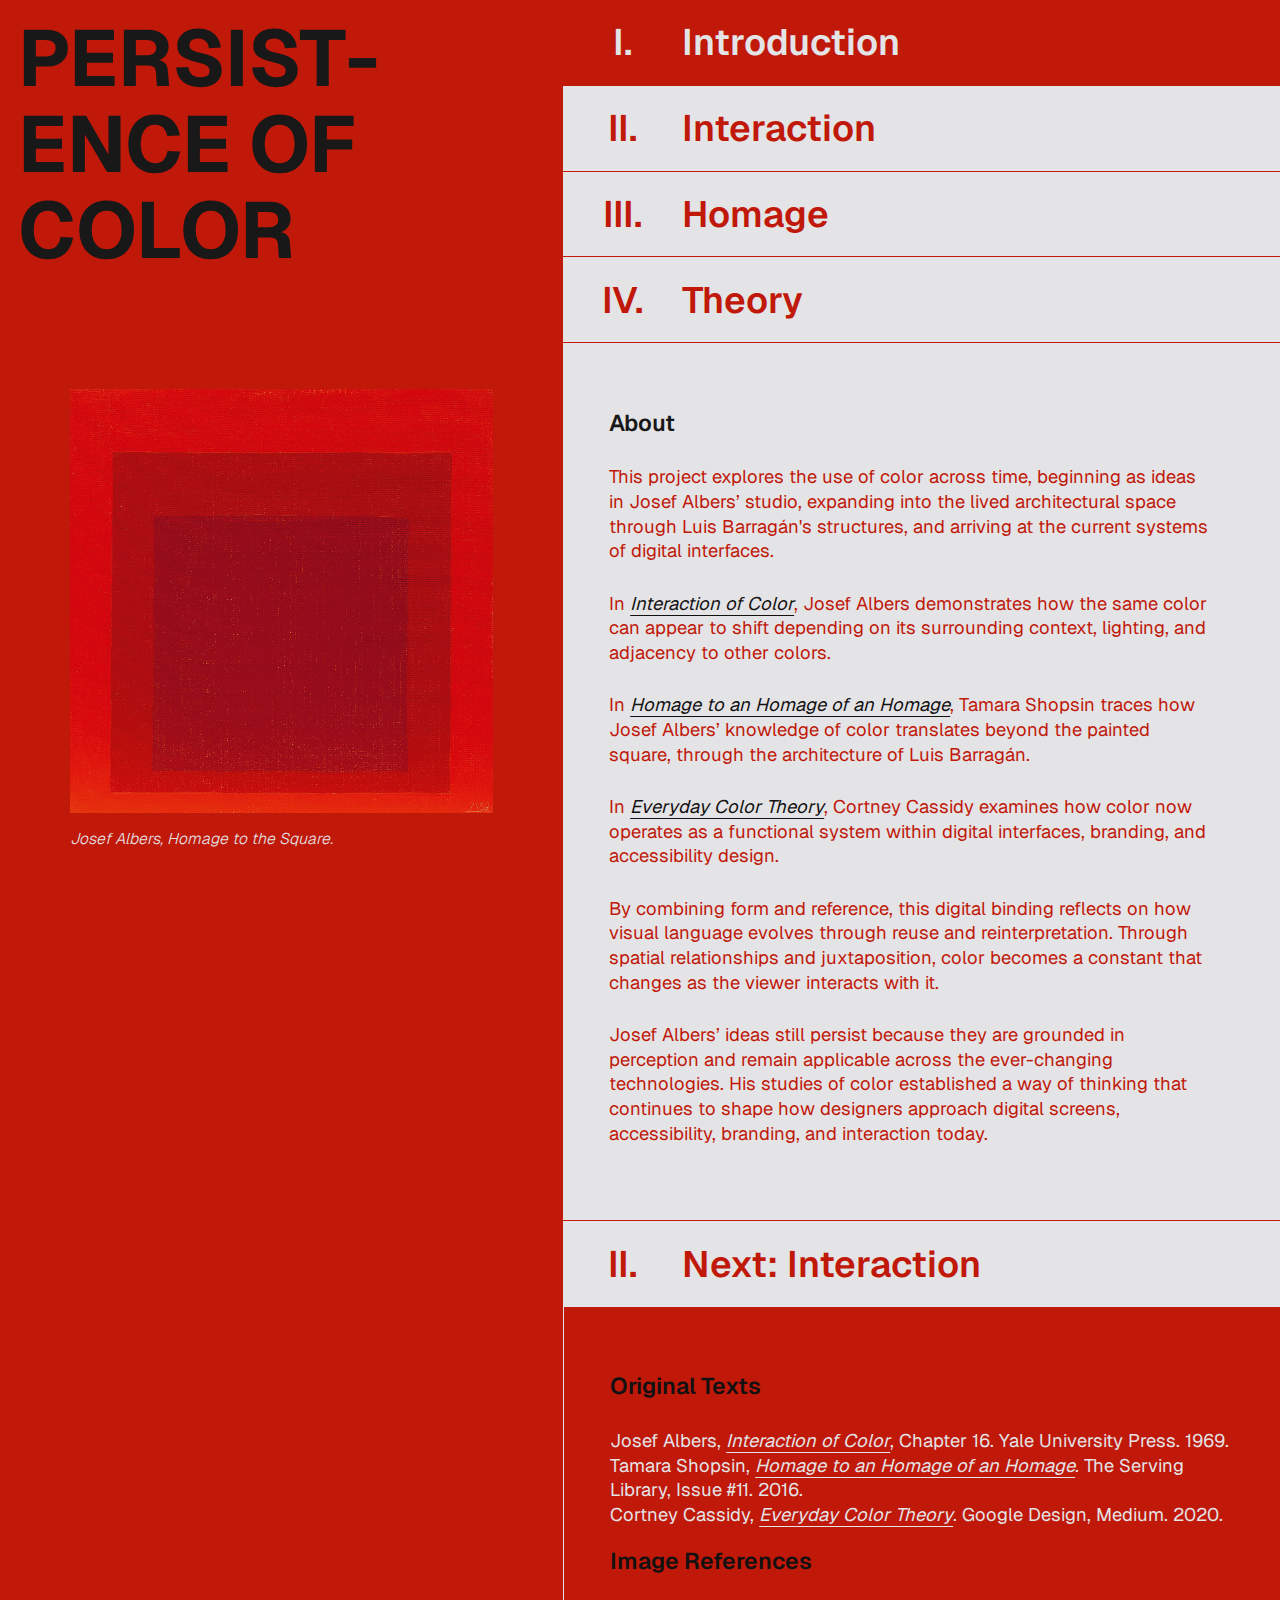
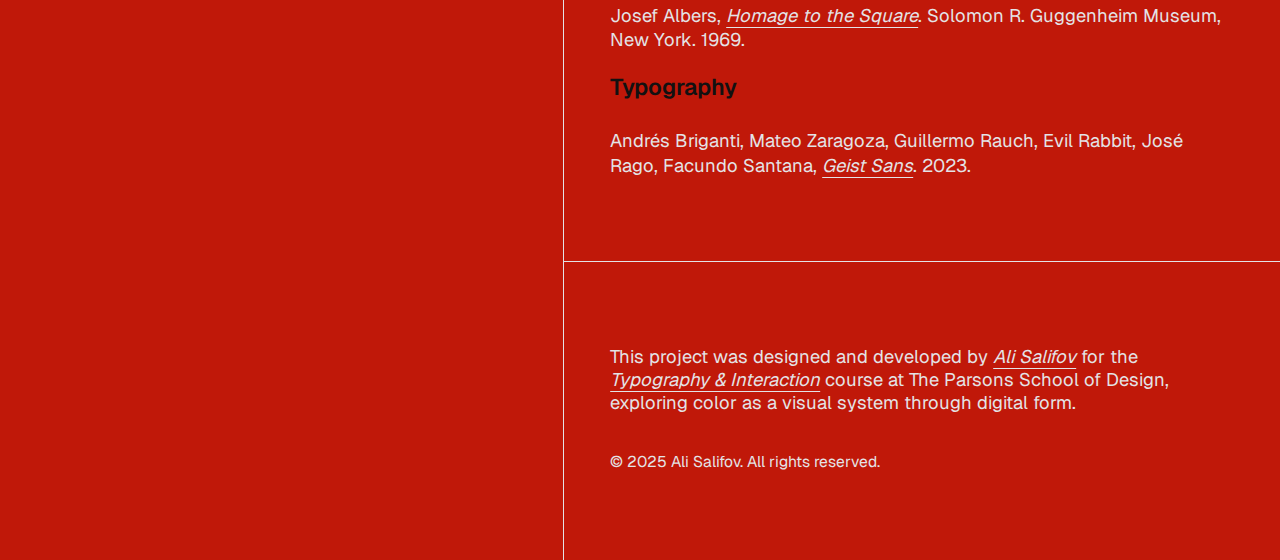
<file: persistance-of-color/index.html>
<!doctype html>
<html lang="en">
	<head>
		<meta charset="UTF-8">
		<title>Persistance of Color</title>
		<meta name="viewport" content="width=device-width, initial-scale=1">
		<!-- using CSS layers -->
		<style>
			@import 'reset.css' layer(reset);
			@import 'common.css' layer(common);
		</style>
	</head>
	<body id="top">
		<!-- section 1, cover -->
		<figure>
			<div class="cover">
				<a href="#top">
					<img src="assets/albers-square.jpg" alt="Abstract painting of nested squares in contrasting red tones.">
				</a>
				<figcaption>Josef Albers, Homage to the Square.</figcaption>
			</div>
		</figure>
		<!-- section 2, title -->
		<header>
			<a href="#top">
				<h1>
					<!-- using &shy; to hyphenate word, from mdn: https://developer.mozilla.org/en-US/docs/Web/CSS/Reference/Properties/hyphens -->
					<span>Persist&shy;ence</span>
					<span>of</span>
					<span>Color</span>
				</h1>
			</a>
		</header>
		<!-- section 3, navigation -->
		<nav class="top-nav">
			<ol>
				<li>
					<a href="#introduction" id="active-link-home">
						<p class="index">I.</p>
						<p class="title">Introduction</p>
						<svg viewBox="0 0 12 12" xmlns="http://www.w3.org/2000/svg">
							<line x1="0" y1="12" x2="12" y2="0" stroke="currentColor"/>
						</svg>
					</a>
				</li>
				<li>
					<a href="interaction-of-color">
						<p class="index">II.</p>
						<p class="title">Interaction</p>
						<svg viewBox="0 0 12 12" xmlns="http://www.w3.org/2000/svg">
							<line x1="0" y1="12" x2="12" y2="0" stroke="currentColor"/>
						</svg>
					</a>
				</li>
				<li>
					<a href="homage-to-an-homage-of-an-homage">
						<p class="index">III.</p>
						<!-- maybe use breakpoints here for longer titles? idk -->
						<p class="title">Homage</p>
						<svg viewBox="0 0 12 12" xmlns="http://www.w3.org/2000/svg">
							<line x1="0" y1="12" x2="12" y2="0" stroke="currentColor"/>
						</svg>
					</a>
				</li>
				<li>
					<a href="everyday-color-theory">
						<p class="index">IV.</p>
						<p class="title">Theory</p>
						<svg viewBox="0 0 12 12" xmlns="http://www.w3.org/2000/svg">
							<line x1="0" y1="12" x2="12" y2="0" stroke="currentColor"/>
						</svg>
					</a>
				</li>
			</ol>
		</nav>
		<!-- section 4, main content -->
		<main>
			<article id="introduction">
				<h2>About</h2>
				<p>This project explores the use of color across time, beginning as ideas in Josef Albers’ studio, expanding into the lived architectural space through Luis Barragán's structures, and arriving at the current systems of digital interfaces.</p>
				<p>In <a href="interaction-of-color" id="interaction-link">Interaction of Color</a>, Josef Albers demonstrates how the same color can appear to shift depending on its surrounding context, lighting, and adjacency to other colors.</p>
				<p>In <a href="homage-to-an-homage-of-an-homage" id="homage-link"">Homage to an Homage of an Homage</a>, Tamara Shopsin traces how Josef Albers’ knowledge of color translates beyond the painted square, through the architecture of Luis Barragán.</p>
				<p>In <a href="everyday-color-theory" id="theory-link">Everyday Color Theory</a>, Cortney Cassidy examines how color now operates as a functional system within digital interfaces, branding, and accessibility design.</p>
				<p>By combining form and reference, this digital binding reflects on how visual language evolves through reuse and reinterpretation. Through spatial relationships and juxtaposition, color becomes a constant that changes as the viewer interacts with it.</p>
				<p>Josef Albers’ ideas still persist because they are grounded in perception and remain applicable across the ever-changing technologies. His studies of color established a way of thinking that continues to shape how designers approach digital screens, accessibility, branding, and interaction today.</p>
			</article>
			<a href="interaction-of-color" class="next-button">
				<p class="index-button">II.</p>
				<p class="title-button">Next: Interaction</p>
				<svg viewBox="0 0 12 12" xmlns="http://www.w3.org/2000/svg">
					<line x1="0" y1="12" x2="12" y2="0" stroke="currentColor"/>
				</svg>
			</a>
			<article id="colophon">
				<h2>Original Texts</h2>
				<ul>
					<li>
						Josef Albers, <a href="https://archive.org/details/interaction-of-color-50th-anniversary-edition/page/38/mode/2up">Interaction of Color</a>, Chapter 16. Yale University Press. 1969.
					</li>
					<li>
						Tamara Shopsin, <a href="https://www.servinglibrary.org/journal/11/homage-to-an-homage-of-an-homage">Homage to an Homage of an Homage</a>. The Serving Library, Issue #11. 2016.
					</li>
					<li>
						Cortney Cassidy, <a href="https://medium.com/google-design/everyday-color-theory-59c1ca0770cb">Everyday Color Theory</a>. Google Design, Medium. 2020.
					</li>
				</ul>
				<h2>Image References</h2>
				<ul>
					<li>
						Josef Albers, <a href="https://www.guggenheim.org/artwork/181">Homage to the Square</a>. Solomon R. Guggenheim Museum, New York. 1969.
					</li>
				</ul>
				<h2>Typography</h2>
				<ul>
					<li>
						Andrés Briganti, Mateo Zaragoza, Guillermo Rauch, Evil Rabbit, José Rago, Facundo Santana, <a href="https://fonts.google.com/specimen/Geist">Geist Sans</a>. 2023.
					</li>
				</ul>
			</article>
			<!-- section 5, footer -->
			<footer>
				<p>This project was designed and developed by <a href="https://ali001.com">Ali Salifov</a> for the <a href="https://typography-interaction-2526.github.io/">Typography & Interaction</a> course at The Parsons School of Design, exploring color as a visual system through digital form.</p>
				<p id="credit">© 2025 Ali Salifov. All rights reserved.</p>
			</footer>
		</main>
	</body>
</html>
</file>
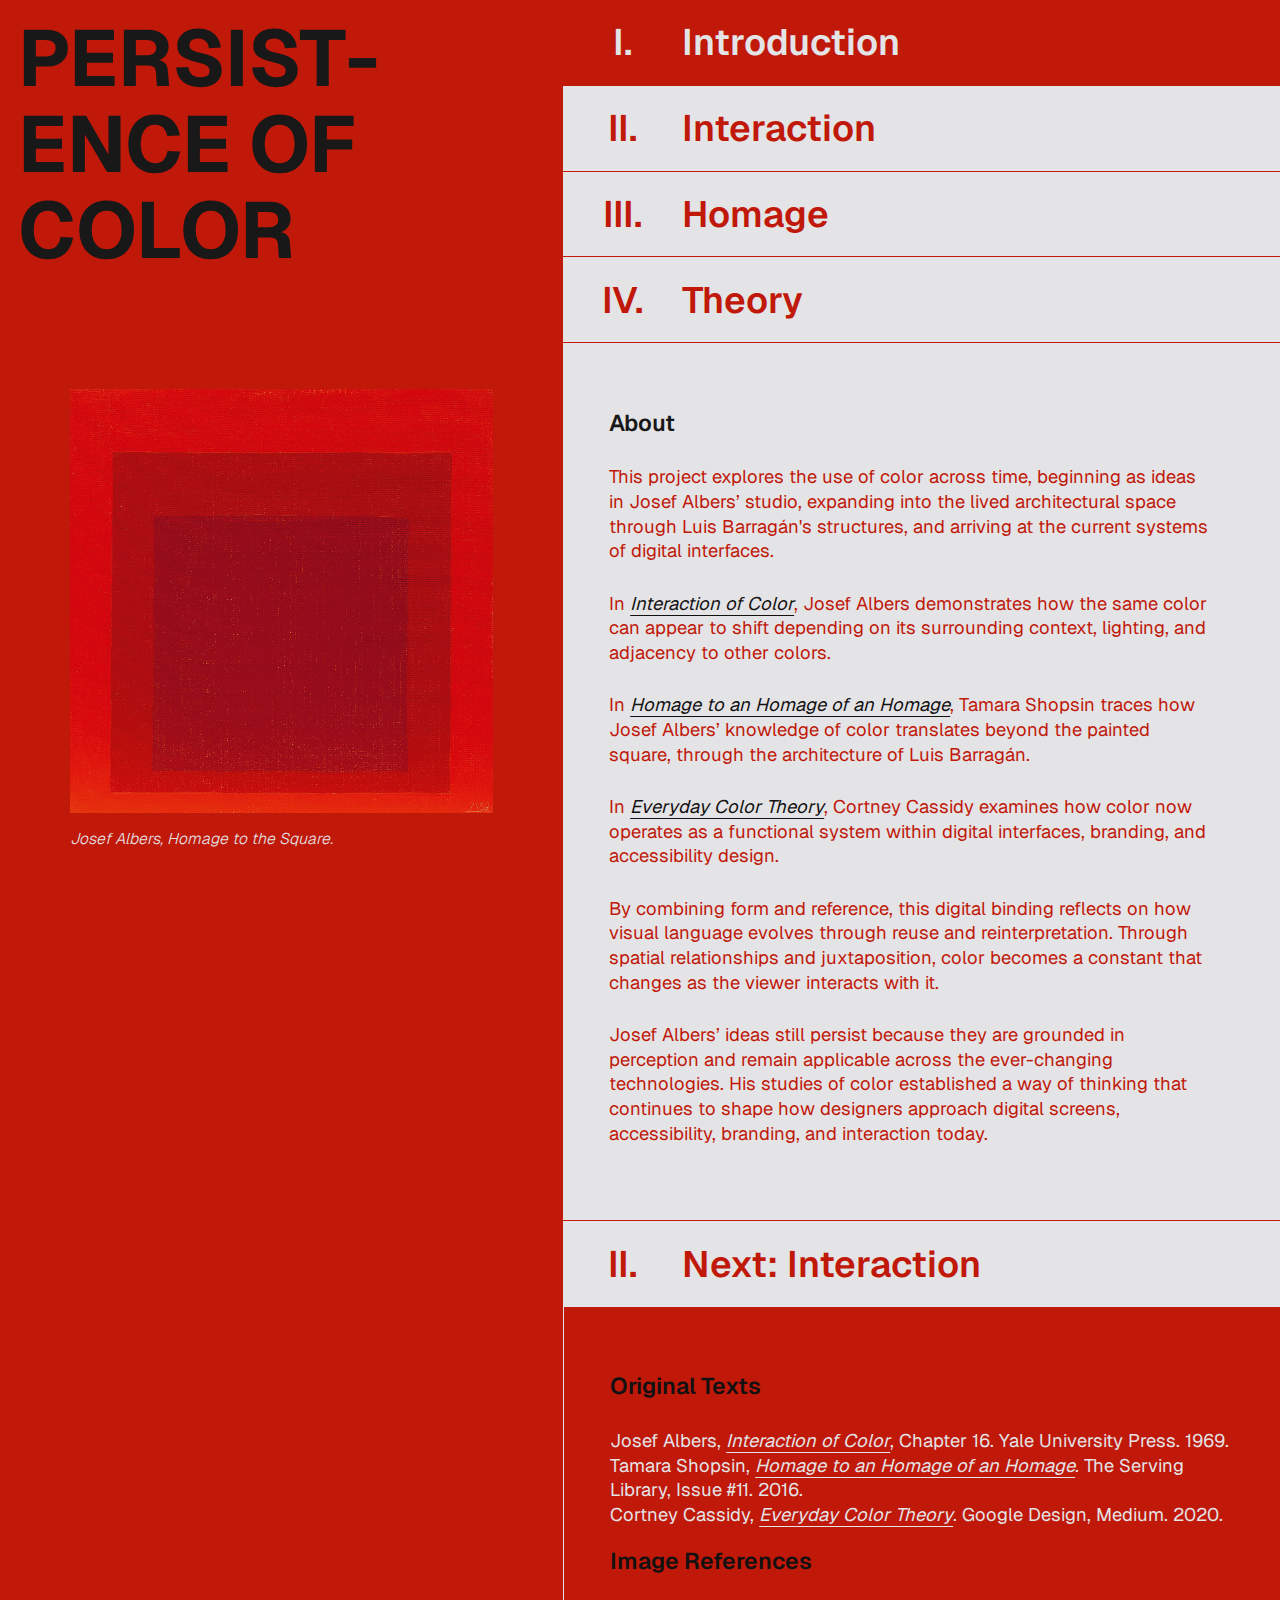
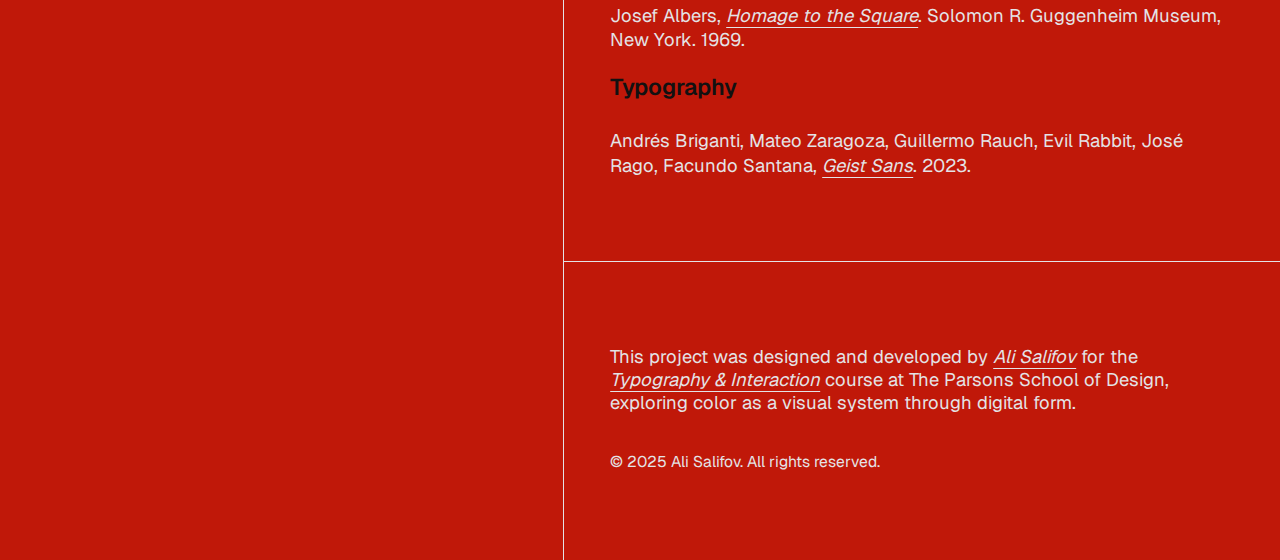
<file: persistence-of-color/index.html>
<!doctype html>
<html lang="en">
	<head>
		<meta charset="UTF-8">
		<title>Persistence of Color</title>
		<meta name="viewport" content="width=device-width, initial-scale=1">
		<!-- using CSS layers -->
		<style>
			@import 'reset.css' layer(reset);
			@import 'common.css' layer(common);
		</style>
	</head>
	<body id="top">
		<!-- section 1, cover -->
		<figure>
			<div class="cover">
				<a href="#top">
					<img src="assets/albers-square.jpg" alt="Abstract painting of nested squares in contrasting red tones.">
				</a>
				<figcaption>Josef Albers, Homage to the Square.</figcaption>
			</div>
		</figure>
		<!-- section 2, title -->
		<header>
			<a href="#top">
				<h1>
					<!-- using &shy; to hyphenate word, from mdn: https://developer.mozilla.org/en-US/docs/Web/CSS/Reference/Properties/hyphens -->
					<span>Persist&shy;ence</span>
					<span>of</span>
					<span>Color</span>
				</h1>
			</a>
		</header>
		<!-- section 3, navigation -->
		<nav class="top-nav">
			<ol>
				<li>
					<a href="#introduction" id="active-link-home">
						<p class="index">I.</p>
						<p class="title">Introduction</p>
						<svg viewBox="0 0 12 12" xmlns="http://www.w3.org/2000/svg">
							<line x1="0" y1="12" x2="12" y2="0" stroke="currentColor"/>
						</svg>
					</a>
				</li>
				<li>
					<a href="interaction-of-color">
						<p class="index">II.</p>
						<p class="title">Interaction</p>
						<svg viewBox="0 0 12 12" xmlns="http://www.w3.org/2000/svg">
							<line x1="0" y1="12" x2="12" y2="0" stroke="currentColor"/>
						</svg>
					</a>
				</li>
				<li>
					<a href="homage-to-an-homage-of-an-homage">
						<p class="index">III.</p>
						<!-- maybe use breakpoints here for longer titles? idk -->
						<p class="title">Homage</p>
						<svg viewBox="0 0 12 12" xmlns="http://www.w3.org/2000/svg">
							<line x1="0" y1="12" x2="12" y2="0" stroke="currentColor"/>
						</svg>
					</a>
				</li>
				<li>
					<a href="everyday-color-theory">
						<p class="index">IV.</p>
						<p class="title">Theory</p>
						<svg viewBox="0 0 12 12" xmlns="http://www.w3.org/2000/svg">
							<line x1="0" y1="12" x2="12" y2="0" stroke="currentColor"/>
						</svg>
					</a>
				</li>
			</ol>
		</nav>
		<!-- section 4, main content -->
		<main>
			<article id="introduction">
				<h2>About</h2>
				<p>This project explores the use of color across time, beginning as ideas in Josef Albers’ studio, expanding into the lived architectural space through Luis Barragán's structures, and arriving at the current systems of digital interfaces.</p>
				<p>In <a href="interaction-of-color" id="interaction-link">Interaction of Color</a>, Josef Albers demonstrates how the same color can appear to shift depending on its surrounding context, lighting, and adjacency to other colors.</p>
				<p>In <a href="homage-to-an-homage-of-an-homage" id="homage-link"">Homage to an Homage of an Homage</a>, Tamara Shopsin traces how Josef Albers’ knowledge of color translates beyond the painted square, through the architecture of Luis Barragán.</p>
				<p>In <a href="everyday-color-theory" id="theory-link">Everyday Color Theory</a>, Cortney Cassidy examines how color now operates as a functional system within digital interfaces, branding, and accessibility design.</p>
				<p>By combining form and reference, this digital binding reflects on how visual language evolves through reuse and reinterpretation. Through spatial relationships and juxtaposition, color becomes a constant that changes as the viewer interacts with it.</p>
				<p>Josef Albers’ ideas still persist because they are grounded in perception and remain applicable across the ever-changing technologies. His studies of color established a way of thinking that continues to shape how designers approach digital screens, accessibility, branding, and interaction today.</p>
			</article>
			<a href="interaction-of-color" class="next-button">
				<p class="index-button">II.</p>
				<p class="title-button">Next: Interaction</p>
				<svg viewBox="0 0 12 12" xmlns="http://www.w3.org/2000/svg">
					<line x1="0" y1="12" x2="12" y2="0" stroke="currentColor"/>
				</svg>
			</a>
			<article id="colophon">
				<h2>Original Texts</h2>
				<ul>
					<li>
						Josef Albers, <a href="https://archive.org/details/interaction-of-color-50th-anniversary-edition/page/38/mode/2up">Interaction of Color</a>, Chapter 16. Yale University Press. 1969.
					</li>
					<li>
						Tamara Shopsin, <a href="https://www.servinglibrary.org/journal/11/homage-to-an-homage-of-an-homage">Homage to an Homage of an Homage</a>. The Serving Library, Issue #11. 2016.
					</li>
					<li>
						Cortney Cassidy, <a href="https://medium.com/google-design/everyday-color-theory-59c1ca0770cb">Everyday Color Theory</a>. Google Design, Medium. 2020.
					</li>
				</ul>
				<h2>Image References</h2>
				<ul>
					<li>
						Josef Albers, <a href="https://www.guggenheim.org/artwork/181">Homage to the Square</a>. Solomon R. Guggenheim Museum, New York. 1969.
					</li>
				</ul>
				<h2>Typography</h2>
				<ul>
					<li>
						Andrés Briganti, Mateo Zaragoza, Guillermo Rauch, Evil Rabbit, José Rago, Facundo Santana, <a href="https://fonts.google.com/specimen/Geist">Geist Sans</a>. 2023.
					</li>
				</ul>
			</article>
			<!-- section 5, footer -->
			<footer>
				<p>This project was designed and developed by <a href="https://ali001.com">Ali Salifov</a> for the <a href="https://typography-interaction-2526.github.io/">Typography & Interaction</a> course at The Parsons School of Design, exploring color as a visual system through digital form.</p>
				<p id="credit">© 2025 Ali Salifov. All rights reserved.</p>
			</footer>
		</main>
	</body>
</html>
</file>
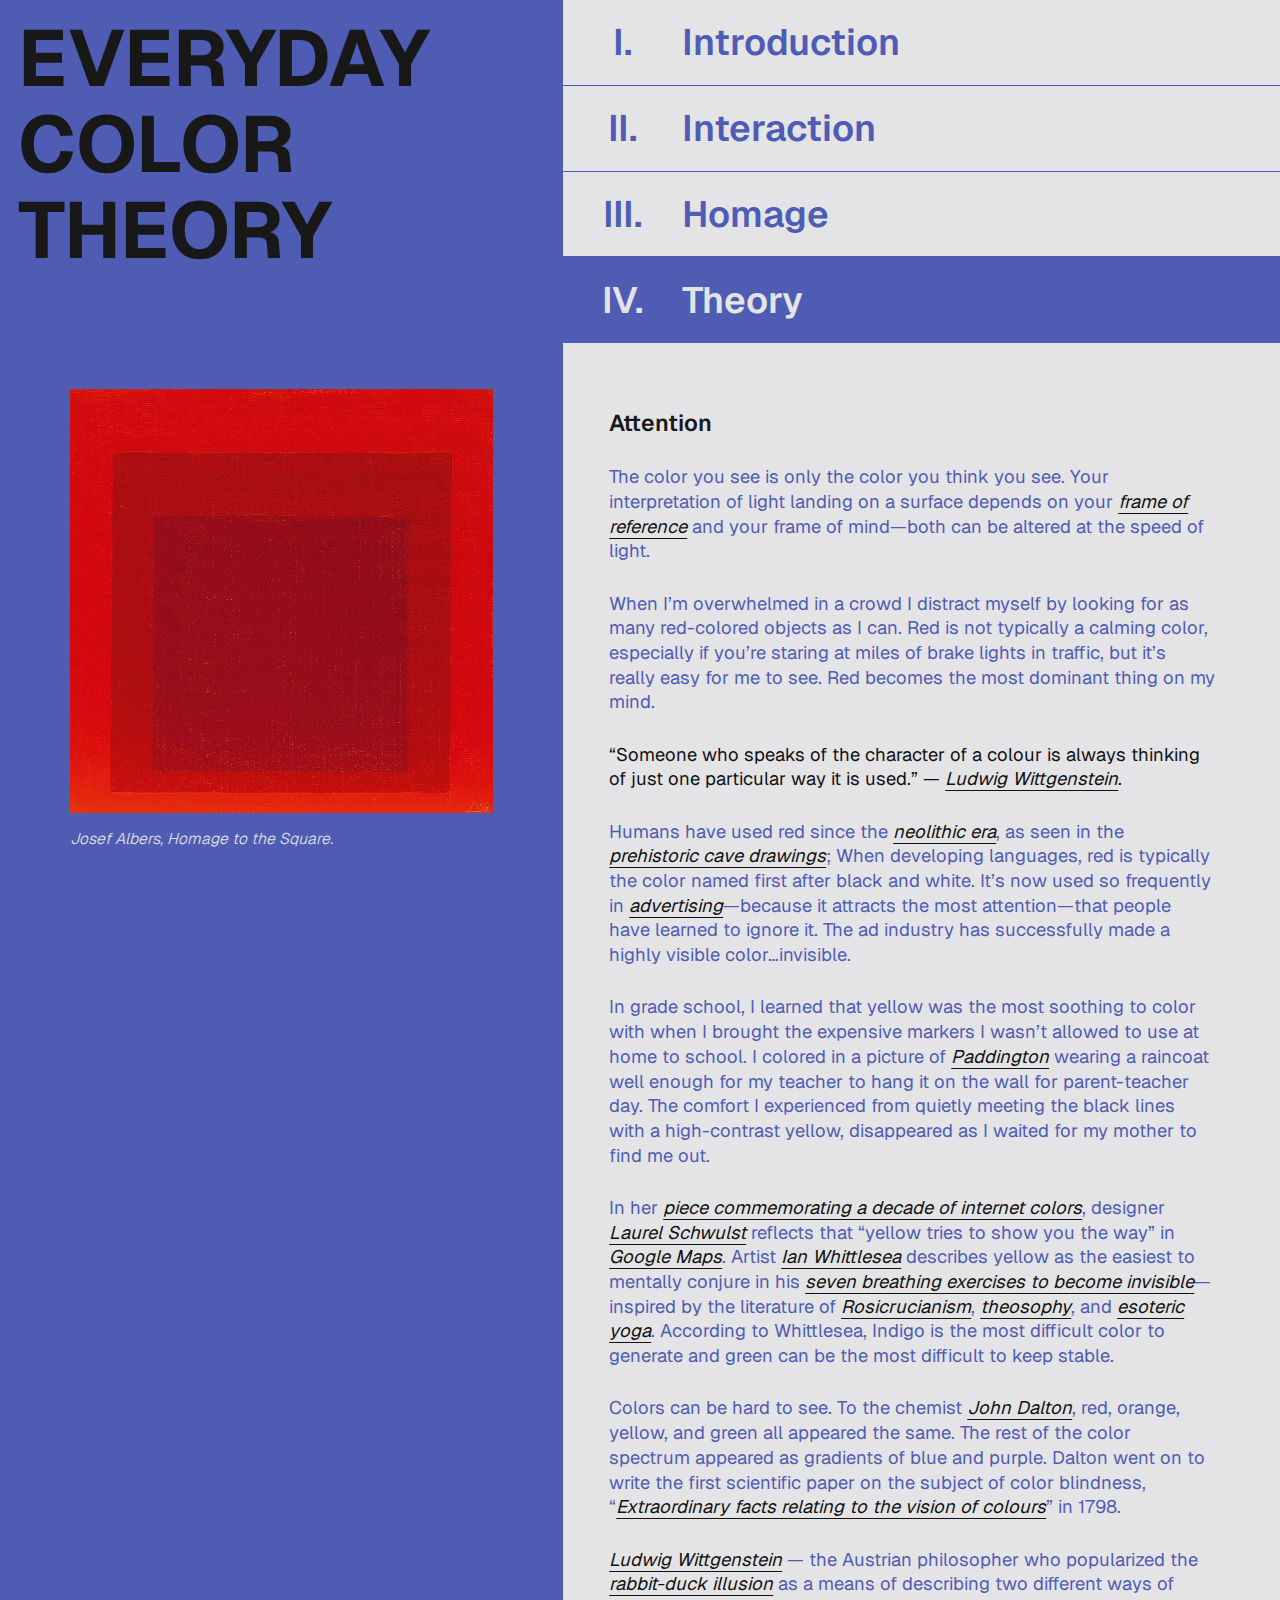
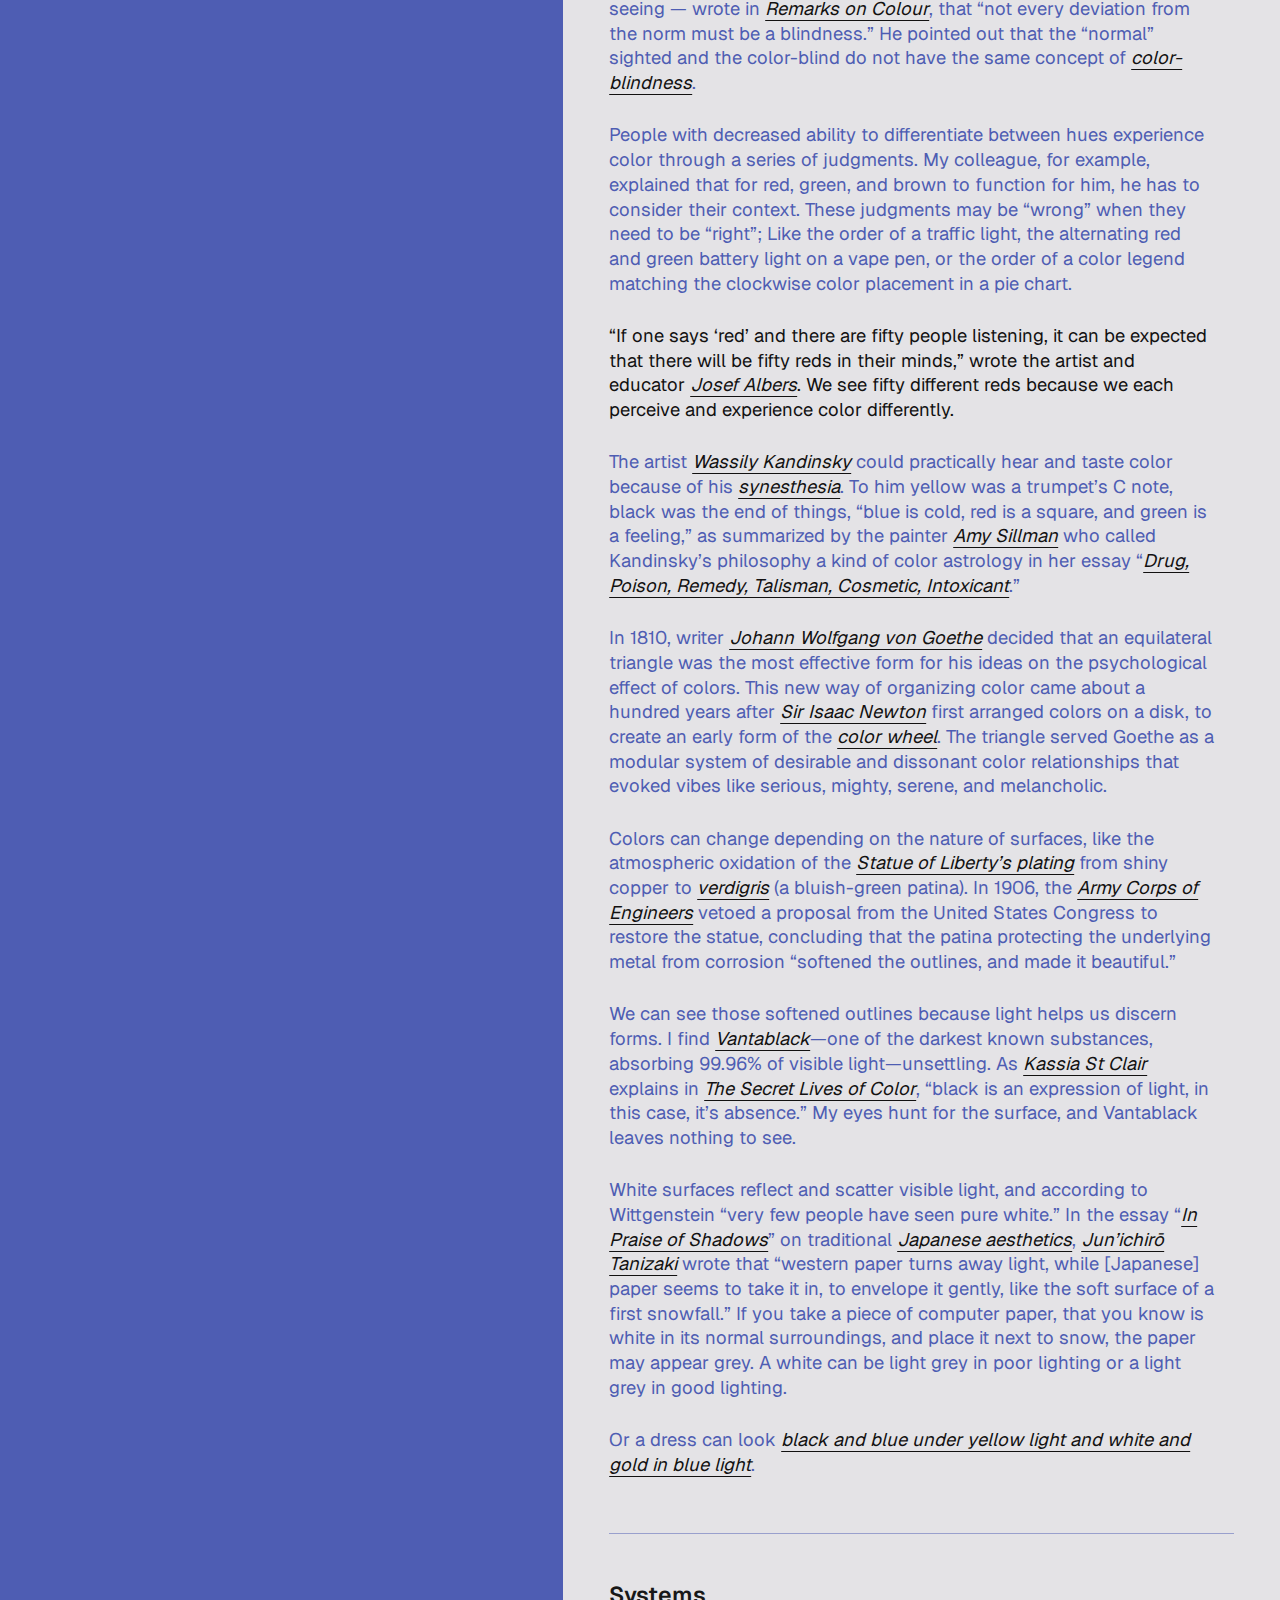
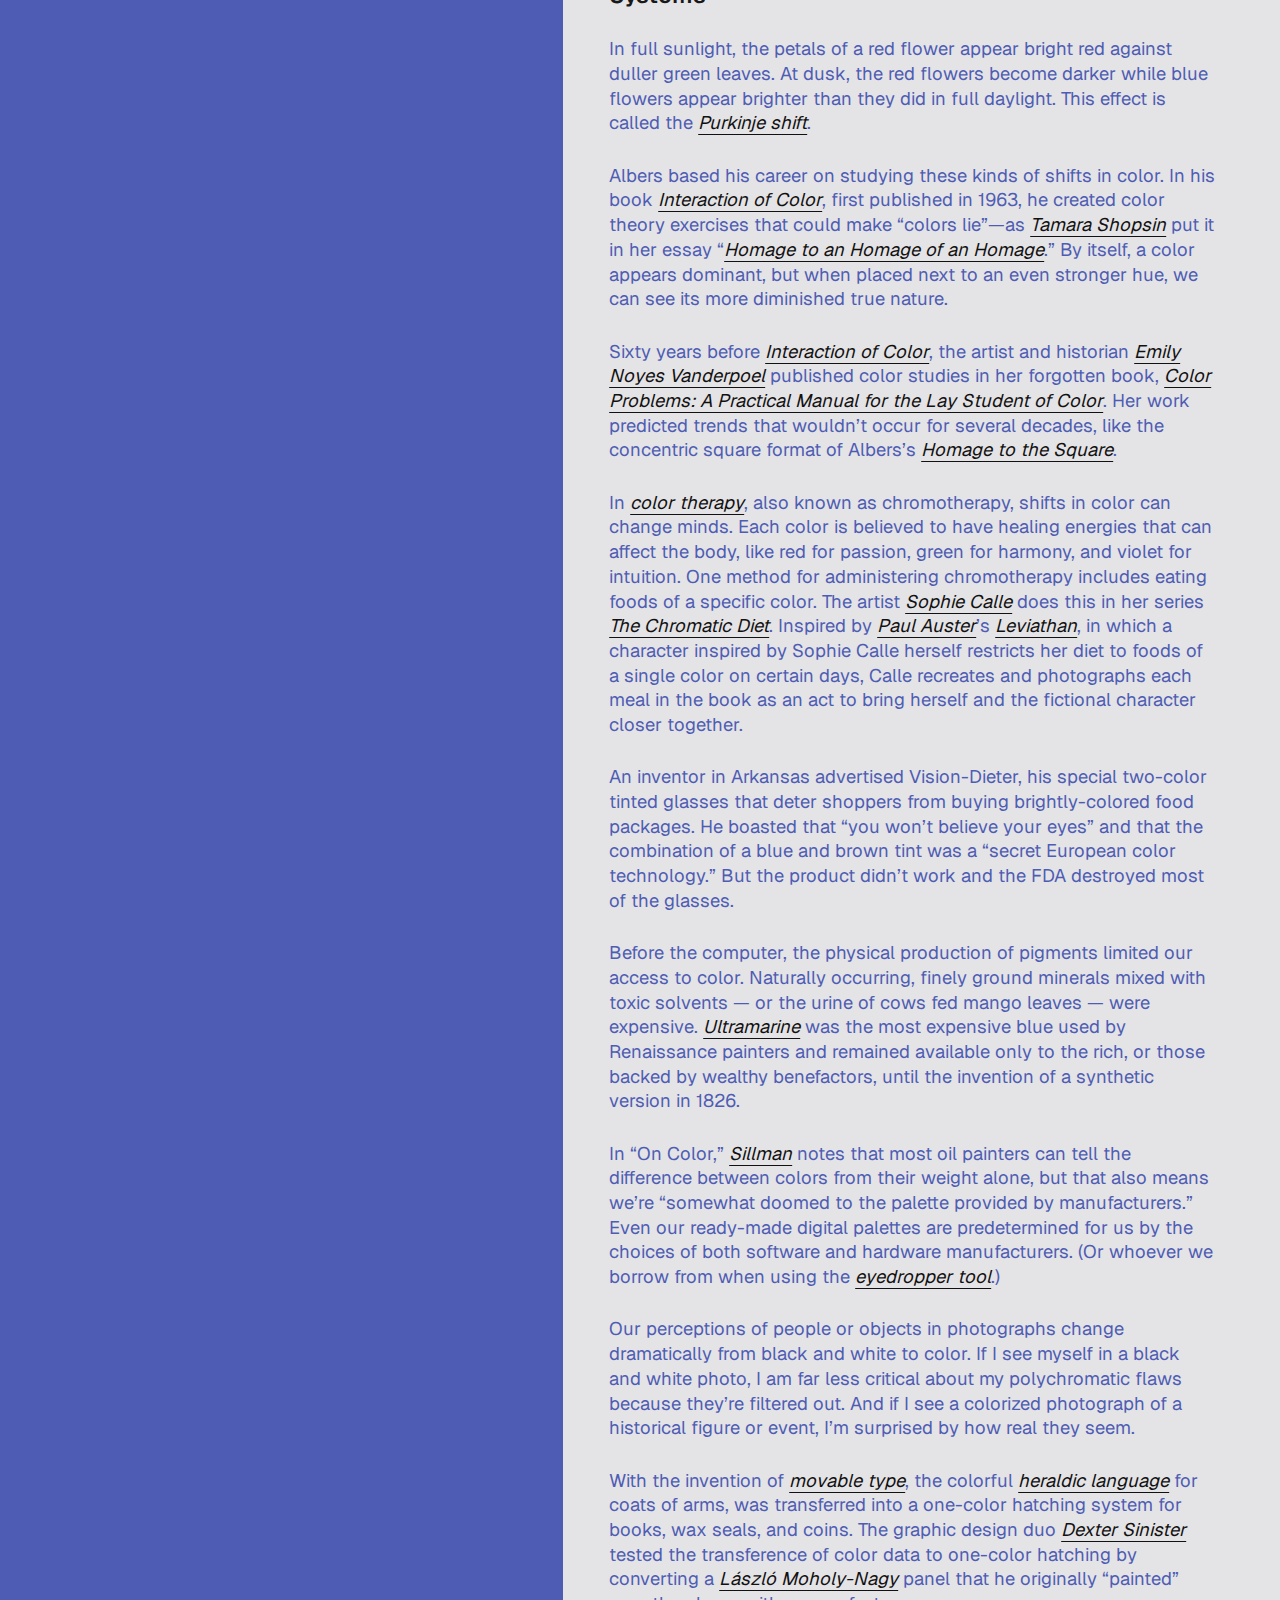
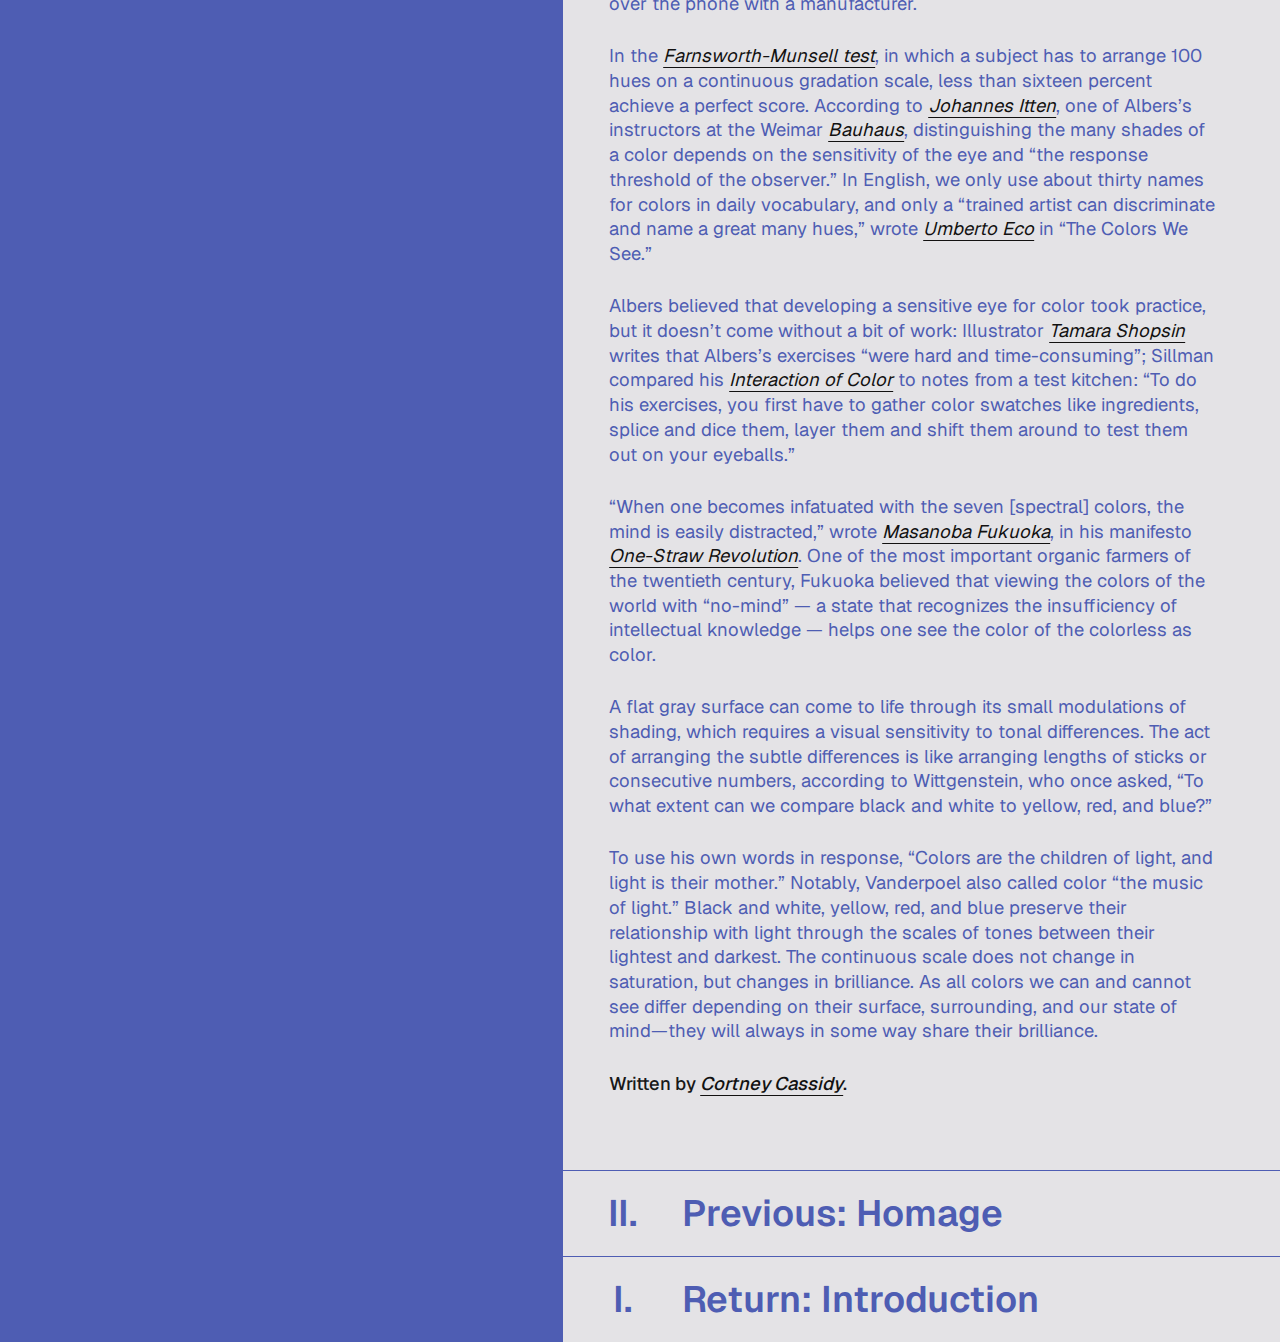
<file: persistance-of-color/everyday-color-theory/index.html>
<!doctype html>
<html lang="en">
	<head>
		<meta charset="UTF-8">
		<title>Everyday Color Theory</title>
		<meta name="viewport" content="width=device-width, initial-scale=1">
		<!-- using CSS layers -->
		<style>
			@import '../reset.css' layer(reset);
			@import '../common.css' layer(common);
			@import 'style.css' layer(page);
		</style>
	</head>
	<body id="top">
		<!-- section 1, cover -->
		<figure>
			<div class="cover">
				<a href="../">
					<img src="../assets/albers-square.jpg" alt="Abstract painting of nested squares in contrasting red tones.">
				</a>
				<figcaption>Josef Albers, Homage to the Square.</figcaption>
			</div>
		</figure>
		<!-- section 2, title -->
		<header>
			<a href="#top">
				<h1>
					<span>Everyday</span>
					<span>Color</span>
					<span>Theory</span>
				</h1>
			</a>
		</header>
		<!-- section 3, navigation -->
		<nav class="top-nav">
			<ol>
				<li>
					<a href="../">
						<p class="index">I.</p>
						<p class="title">Introduction</p>
						<svg viewBox="0 0 12 12" xmlns="http://www.w3.org/2000/svg">
							<line x1="0" y1="12" x2="12" y2="0" stroke="currentColor"/>
						</svg>
					</a>
				</li>
				<li>
					<a href="../interaction-of-color">
						<p class="index">II.</p>
						<p class="title">Interaction</p>
						<svg viewBox="0 0 12 12" xmlns="http://www.w3.org/2000/svg">
							<line x1="0" y1="12" x2="12" y2="0" stroke="currentColor"/>
						</svg>
					</a>
				</li>
				<li>
					<a href="../homage-to-an-homage-of-an-homage">
						<p class="index">III.</p>
						<!-- maybe use breakpoints here for longer titles? idk -->
						<p class="title">Homage</p>
						<svg viewBox="0 0 12 12" xmlns="http://www.w3.org/2000/svg">
							<line x1="0" y1="12" x2="12" y2="0" stroke="currentColor"/>
						</svg>
					</a>
				</li>
				<li>
					<a href="#everyday-color-theory" id="active-link">
						<p class="index">IV.</p>
						<p class="title">Theory</p>
						<svg viewBox="0 0 12 12" xmlns="http://www.w3.org/2000/svg">
							<line x1="0" y1="12" x2="12" y2="0" stroke="currentColor"/>
						</svg>
					</a>
				</li>
			</ol>
		</nav>
		<!-- section 4, main content -->
		<main>
			<article id="everyday-color-theory">
				<h2>Attention</h2>
				<p>
					The color you see is only the color you think you see. Your interpretation of light landing on a surface depends on your <a href="https://en.wikipedia.org/wiki/Frame_of_reference">frame of reference</a> and your frame of mind—both can be altered at the speed of light.
				</p>
				<p>
					When I’m overwhelmed in a crowd I distract myself by looking for as many red-colored objects as I can. Red is not typically a calming color, especially if you’re staring at miles of brake lights in traffic, but it’s really easy for me to see. Red becomes the most dominant thing on my mind.
				</p>

				<section>
					<p>
						“Someone who speaks of the character of a colour is always thinking of just one particular way it is used.” — <a href="https://en.wikipedia.org/wiki/Ludwig_Wittgenstein">Ludwig Wittgenstein</a>.
					</p>
				</section>

				<p>
					Humans have used red since the <a href="https://en.wikipedia.org/wiki/Neolithic">neolithic era</a>, as seen in the <a href="https://en.wikipedia.org/wiki/Cave_painting">prehistoric cave drawings</a>; When developing languages, red is typically the color named first after black and white. It’s now used so frequently in <a href="https://en.wikipedia.org/wiki/Advertising">advertising</a>—because it attracts the most attention—that people have learned to ignore it. The ad industry has successfully made a highly visible color…invisible.
				</p>
				<p>
					In grade school, I learned that yellow was the most soothing to color with when I brought the expensive markers I wasn’t allowed to use at home to school. I colored in a picture of <a href="https://en.wikipedia.org/wiki/Paddington_Bear">Paddington</a> wearing a raincoat well enough for my teacher to hang it on the wall for parent-teacher day. The comfort I experienced from quietly meeting the black lines with a high-contrast yellow, disappeared as I waited for my mother to find me out.
				</p>
				<p>
					In her <a href="https://laurelschwulst.com/e/decade-in-the-internet/">piece commemorating a decade of internet colors</a>, designer <a href="https://www.variationsonnoise.com/laurel-schwulst.html">Laurel Schwulst</a> reflects that “yellow tries to show you the way” in <a href="https://www.google.com/maps">Google Maps</a>. Artist <a href="https://www.ianwhittlesea.net/">Ian Whittlesea</a> describes yellow as the easiest to mentally conjure in his <a href="https://londonbookarts.org/en-us/products/becoming-invisible-by-ian-whittlesea">seven breathing exercises to become invisible</a>—inspired by the literature of <a href="https://en.wikipedia.org/wiki/Rosicrucianism">Rosicrucianism</a>, <a href="https://en.wikipedia.org/wiki/Theosophy">theosophy</a>, and <a href="https://en.wikipedia.org/wiki/Yoga#Varieties_and_schools">esoteric yoga</a>. According to Whittlesea, Indigo is the most difficult color to generate and green can be the most difficult to keep stable.
				</p>
				<p>
					Colors can be hard to see. To the chemist <a href="https://en.wikipedia.org/wiki/John_Dalton">John Dalton</a>, red, orange, yellow, and green all appeared the same. The rest of the color spectrum appeared as gradients of blue and purple. Dalton went on to write the first scientific paper on the subject of color blindness, “<a href="https://digital.sciencehistory.org/works/fb4949523">Extraordinary facts relating to the vision of colours</a>” in 1798.
				</p>
				<p>
					<a href="https://en.wikipedia.org/wiki/Ludwig_Wittgenstein">Ludwig Wittgenstein</a> — the Austrian philosopher who popularized the <a href="https://en.wikipedia.org/wiki/Rabbit%E2%80%93duck_illusion">rabbit-duck illusion</a> as a means of describing two different ways of seeing — wrote in <a href="https://en.wikipedia.org/wiki/Remarks_on_Colour">Remarks on Colour</a>, that “not every deviation from the norm must be a blindness.” He pointed out that the “normal” sighted and the color-blind do not have the same concept of <a href="https://en.wikipedia.org/wiki/Color_blindness">color-blindness</a>.
				</p>
				<p>
					People with decreased ability to differentiate between hues experience color through a series of judgments. My colleague, for example, explained that for red, green, and brown to function for him, he has to consider their context. These judgments may be “wrong” when they need to be “right”; Like the order of a traffic light, the alternating red and green battery light on a vape pen, or the order of a color legend matching the clockwise color placement in a pie chart.
				</p>

				<section>
					<p>
						“If one says ‘red’ and there are fifty people listening, it can be expected that there will be fifty reds in their minds,” wrote the artist and educator <a href="https://albersfoundation.org/art/josef-albers/">Josef Albers</a>. We see fifty different reds because we each perceive and experience color differently.
					</p>
				</section>

				<p>
					The artist <a href="https://www.guggenheim.org/artwork/artist/wassily-kandinsky">Wassily Kandinsky</a> could practically hear and taste color because of his <a href="https://en.wikipedia.org/wiki/Synesthesia">synesthesia</a>. To him yellow was a trumpet’s C note, black was the end of things, “blue is cold, red is a square, and green is a feeling,” as summarized by the painter <a href="https://www.thomasdanegallery.com/artists/69-amy-sillman/overview/">Amy Sillman</a> who called Kandinsky’s philosophy a kind of color astrology in her essay “<a href="https://www.servinglibrary.org/journal/11/drug-poison-remedy-talisman-cosmetic-intoxicant">Drug, Poison, Remedy, Talisman, Cosmetic, Intoxicant</a>.”
				</p>
				<p>
					In 1810, writer <a href="https://en.wikipedia.org/wiki/Johann_Wolfgang_von_Goethe">Johann Wolfgang von Goethe</a> decided that an equilateral triangle was the most effective form for his ideas on the psychological effect of colors. This new way of organizing color came about a hundred years after <a href="https://en.wikipedia.org/wiki/Isaac_Newton">Sir Isaac Newton</a> first arranged colors on a disk, to create an early form of the <a href="https://en.wikipedia.org/wiki/Color_wheel">color wheel</a>. The triangle served Goethe as a modular system of desirable and dissonant color relationships that evoked vibes like serious, mighty, serene, and melancholic.
				</p>
				<p>
					Colors can change depending on the nature of surfaces, like the atmospheric oxidation of the <a href="https://www.nps.gov/stli/learn/historyculture/her-story-statue-of-liberty-color.htm">Statue of Liberty’s plating</a> from shiny copper to <a href="https://en.wikipedia.org/wiki/Verdigris">verdigris</a> (a bluish-green patina). In 1906, the <a href="https://en.wikipedia.org/wiki/United_States_Army_Corps_of_Engineers">Army Corps of Engineers</a> vetoed a proposal from the United States Congress to restore the statue, concluding that the patina protecting the underlying metal from corrosion “softened the outlines, and made it beautiful.”
				</p>
				<p>
					We can see those softened outlines because light helps us discern forms. I find <a href="https://en.wikipedia.org/wiki/Vantablack">Vantablack</a>—one of the darkest known substances, absorbing 99.96% of visible light—unsettling. As <a href="https://www.kassiastclair.com/">Kassia St Clair</a> explains in <a href="https://www.hachette.co.uk/titles/kassia-st-clair/the-secret-lives-of-colour/9781473630833/">The Secret Lives of Color</a>, “black is an expression of light, in this case, it’s absence.” My eyes hunt for the surface, and Vantablack leaves nothing to see.
				</p>
				<p>
					White surfaces reflect and scatter visible light, and according to Wittgenstein “very few people have seen pure white.” In the essay “<a href="https://en.wikipedia.org/wiki/In_Praise_of_Shadows">In Praise of Shadows</a>” on traditional <a href="https://en.wikipedia.org/wiki/Japanese_aesthetics">Japanese aesthetics</a>, <a href="https://en.wikipedia.org/wiki/Jun%27ichir%C5%8D_Tanizaki">Jun’ichirō Tanizaki</a> wrote that “western paper turns away light, while [Japanese] paper seems to take it in, to envelope it gently, like the soft surface of a first snowfall.” If you take a piece of computer paper, that you know is white in its normal surroundings, and place it next to snow, the paper may appear grey. A white can be light grey in poor lighting or a light grey in good lighting.
				</p>
				<p>
					Or a dress can look <a href="https://en.wikipedia.org/wiki/The_dress">black and blue under yellow light and white and gold in blue light</a>.
				</p>
				<div class="divider"></div>
				<h2>Systems</h2>
				<p>
					In full sunlight, the petals of a red flower appear bright red against duller green leaves. At dusk, the red flowers become darker while blue flowers appear brighter than they did in full daylight. This effect is called the <a href="https://en.wikipedia.org/wiki/Purkinje_effect">Purkinje shift</a>.
				</p>
				<p>
					Albers based his career on studying these kinds of shifts in color. In his book <a href="https://interactionofcolor.com/">Interaction of Color</a>, first published in 1963, he created color theory exercises that could make “colors lie”—as <a href="https://tamarashopsin.com/">Tamara Shopsin</a> put it in her essay “<a href="https://www.servinglibrary.org/journal/11/homage-to-an-homage-of-an-homage">Homage to an Homage of an Homage</a>.” By itself, a color appears dominant, but when placed next to an even stronger hue, we can see its more diminished true nature.
				</p>
				<p>
					Sixty years before <a href="https://yalebooks.yale.edu/book/9780300179354/interaction-of-color/">Interaction of Color</a>, the artist and historian <a href="https://en.wikipedia.org/wiki/Emily_Noyes_Vanderpoel">Emily Noyes Vanderpoel</a> published color studies in her forgotten book, <a href="https://archive.org/details/colorproblems00vandrich">Color Problems: A Practical Manual for the Lay Student of Color</a>. Her work predicted trends that wouldn’t occur for several decades, like the concentric square format of Albers’s <a href="https://albersfoundation.org/art/josef-albers/paintings/homage-to-the-square/">Homage to the Square</a>.
				</p>
				<p>
					In <a href="https://en.wikipedia.org/wiki/Color_therapy">color therapy</a>, also known as chromotherapy, shifts in color can change minds. Each color is believed to have healing energies that can affect the body, like red for passion, green for harmony, and violet for intuition. One method for administering chromotherapy includes eating foods of a specific color. The artist <a href="https://www.perrotin.com/artists/Sophie_Calle/1">Sophie Calle</a> does this in her series <a href="https://www.tate.org.uk/art/artworks/calle-the-chromatic-diet-t14032">The Chromatic Diet</a>. Inspired by <a href="https://en.wikipedia.org/wiki/Paul_Auster">Paul Auster</a>’s <a href="https://us.macmillan.com/books/9780312429560/leviathan">Leviathan</a>, in which a character inspired by Sophie Calle herself restricts her diet to foods of a single color on certain days, Calle recreates and photographs each meal in the book as an act to bring herself and the fictional character closer together.
				</p>
				<p>
					An inventor in Arkansas advertised Vision-Dieter, his special two-color tinted glasses that deter shoppers from buying brightly-colored food packages. He boasted that “you won’t believe your eyes” and that the combination of a blue and brown tint was a “secret European color technology.” But the product didn’t work and the FDA destroyed most of the glasses.
				</p>
				<p>
					Before the computer, the physical production of pigments limited our access to color. Naturally occurring, finely ground minerals mixed with toxic solvents — or the urine of cows fed mango leaves — were expensive. <a href="https://en.wikipedia.org/wiki/Ultramarine">Ultramarine</a> was the most expensive blue used by Renaissance painters and remained available only to the rich, or those backed by wealthy benefactors, until the invention of a synthetic version in 1826.
				</p>
				<p>
					In “On Color,” <a href="https://www.thomasdanegallery.com/artists/69-amy-sillman/overview/">Sillman</a> notes that most oil painters can tell the difference between colors from their weight alone, but that also means we’re “somewhat doomed to the palette provided by manufacturers.” Even our ready-made digital palettes are predetermined for us by the choices of both software and hardware manufacturers. (Or whoever we borrow from when using the <a href="https://en.wikipedia.org/wiki/Eyedropper_tool">eyedropper tool</a>.)
				</p>
				<p>
					Our perceptions of people or objects in photographs change dramatically from black and white to color. If I see myself in a black and white photo, I am far less critical about my polychromatic flaws because they’re filtered out. And if I see a colorized photograph of a historical figure or event, I’m surprised by how real they seem.
				</p>
				<p>
					With the invention of <a href="https://en.wikipedia.org/wiki/Movable_type">movable type</a>, the colorful <a href="https://en.wikipedia.org/wiki/Heraldry">heraldic language</a> for coats of arms, was transferred into a one-color hatching system for books, wax seals, and coins. The graphic design duo <a href="http://dextersinister.org/">Dexter Sinister</a> tested the transference of color data to one-color hatching by converting a <a href="https://www.moma.org/artists/4013">László Moholy-Nagy</a> panel that he originally “painted” over the phone with a manufacturer.
				</p>
				<p>
					In the <a href="https://www.xrite.com/hue-test">Farnsworth-Munsell test</a>, in which a subject has to arrange 100 hues on a continuous gradation scale, less than sixteen percent achieve a perfect score. According to <a href="https://en.wikipedia.org/wiki/Johannes_Itten">Johannes Itten</a>, one of Albers’s instructors at the Weimar <a href="https://en.wikipedia.org/wiki/Bauhaus">Bauhaus</a>, distinguishing the many shades of a color depends on the sensitivity of the eye and “the response threshold of the observer.” In English, we only use about thirty names for colors in daily vocabulary, and only a “trained artist can discriminate and name a great many hues,” wrote <a href="https://www.servinglibrary.org/journal/11/the-colors-we-see">Umberto Eco</a> in “The Colors We See.”
				</p>
				<p>
					Albers believed that developing a sensitive eye for color took practice, but it doesn’t come without a bit of work: Illustrator <a href="https://tamarashopsin.com/">Tamara Shopsin</a> writes that Albers’s exercises “were hard and time-consuming”; Sillman compared his <a href="https://yalebooks.yale.edu/book/9780300179354/interaction-of-color/">Interaction of Color</a> to notes from a test kitchen: “To do his exercises, you first have to gather color swatches like ingredients, splice and dice them, layer them and shift them around to test them out on your eyeballs.”
				</p>
				<p>
					“When one becomes infatuated with the seven [spectral] colors, the mind is easily distracted,” wrote <a href="https://en.wikipedia.org/wiki/Masanobu_Fukuoka">Masanoba Fukuoka</a>, in his manifesto <a href="https://www.nybooks.com/collections/one-straw-revolution/">One-Straw Revolution</a>. One of the most important organic farmers of the twentieth century, Fukuoka believed that viewing the colors of the world with “no-mind” — a state that recognizes the insufficiency of intellectual knowledge — helps one see the color of the colorless as color.
				</p>
				<p>
					A flat gray surface can come to life through its small modulations of shading, which requires a visual sensitivity to tonal differences. The act of arranging the subtle differences is like arranging lengths of sticks or consecutive numbers, according to Wittgenstein, who once asked, “To what extent can we compare black and white to yellow, red, and blue?”
				</p>
				<p>
					To use his own words in response, “Colors are the children of light, and light is their mother.” Notably, Vanderpoel also called color “the music of light.” Black and white, yellow, red, and blue preserve their relationship with light through the scales of tones between their lightest and darkest. The continuous scale does not change in saturation, but changes in brilliance. As all colors we can and cannot see differ depending on their surface, surrounding, and our state of mind—they will always in some way share their brilliance.
				</p>
				<p id="author">Written by <a href="https://cortneycassidy.com/">Cortney Cassidy</a>.</p>
			</article>
		</main>
		<nav class="bottom-nav">
			<ol>
				<li>
					<a href="../homage-to-an-homage-of-an-homage">
						<p class="index">II.</p>
						<p class="title">Previous: Homage</p>
						<svg viewBox="0 0 12 12" xmlns="http://www.w3.org/2000/svg">
							<line x1="0" y1="12" x2="12" y2="0" stroke="currentColor"/>
						</svg>
					</a>
				</li>
				<li>
					<a href="../">
						<p class="index">I.</p>
						<p class="title">Return: Introduction</p>
						<svg viewBox="0 0 12 12" xmlns="http://www.w3.org/2000/svg">
							<line x1="0" y1="12" x2="12" y2="0" stroke="currentColor"/>
						</svg>
					</a>
				</li>
			</ol>
		</nav>
	</body>
</html>
</file>
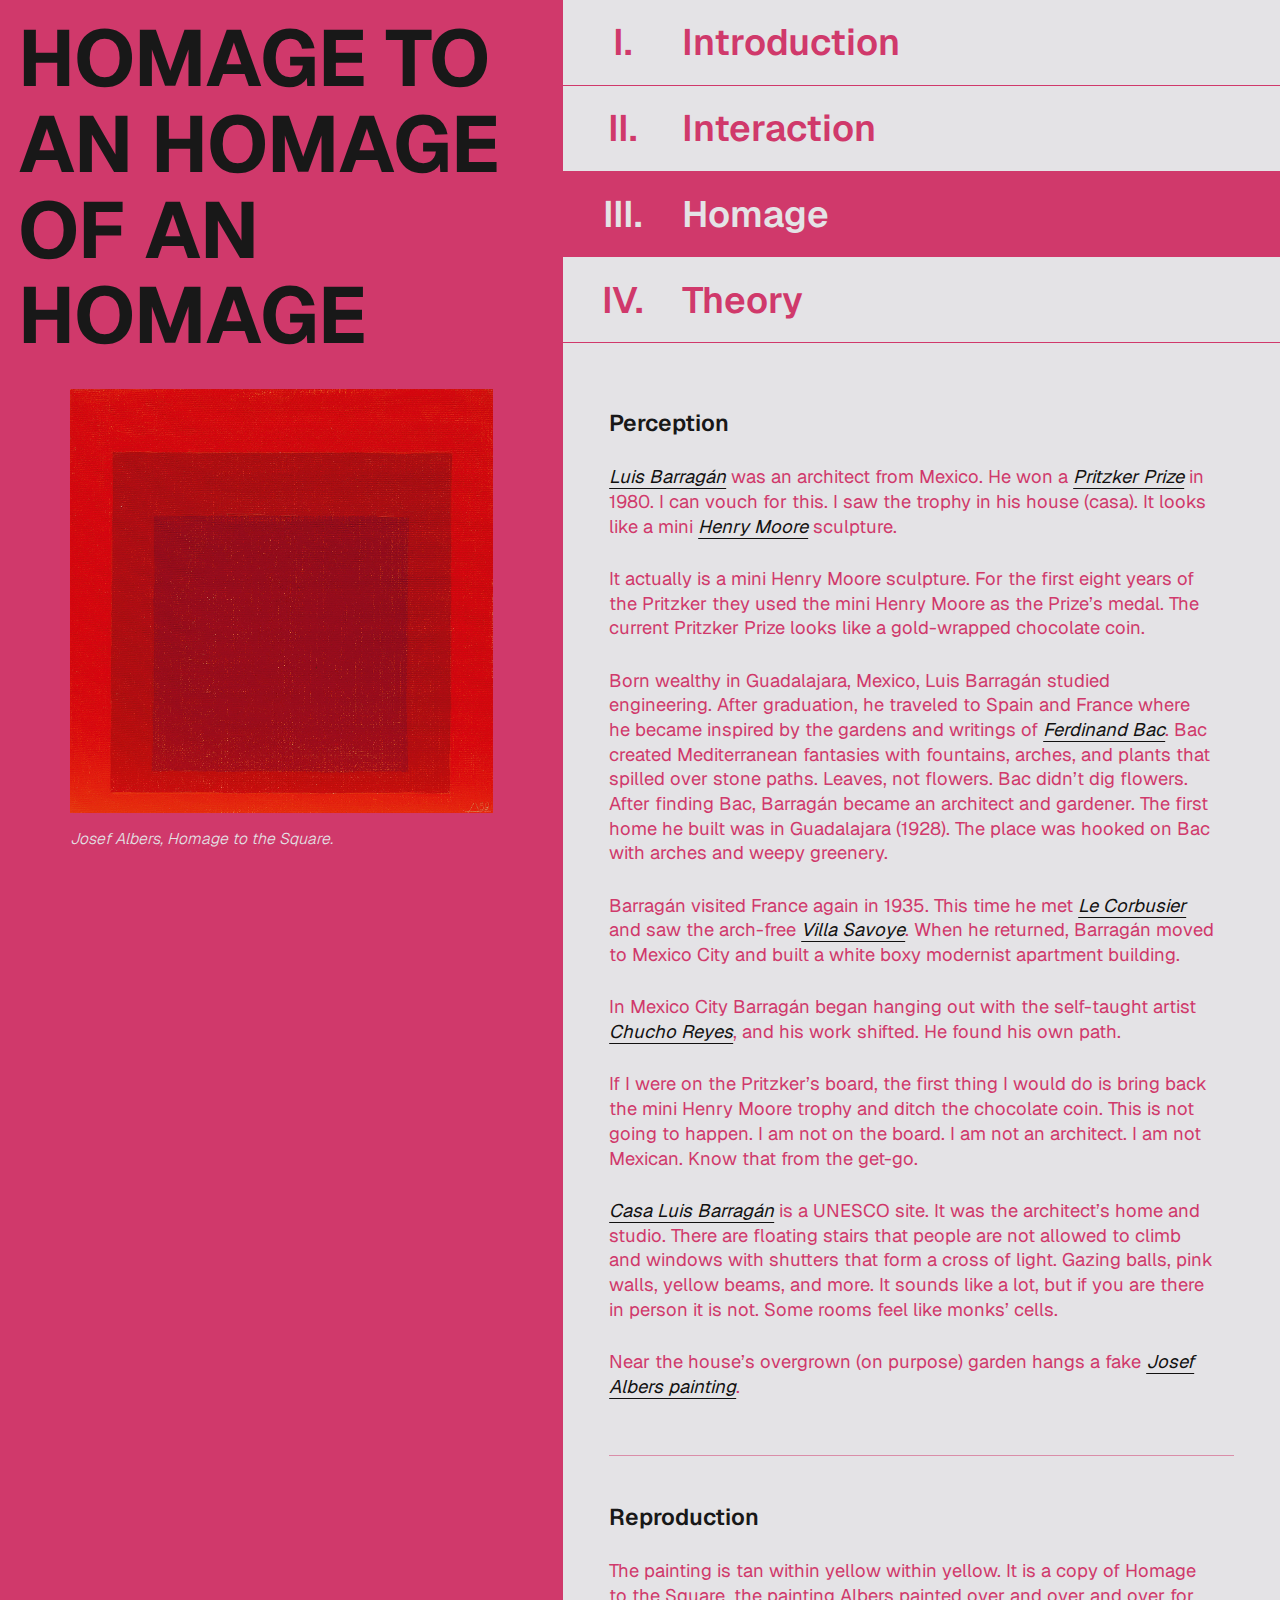
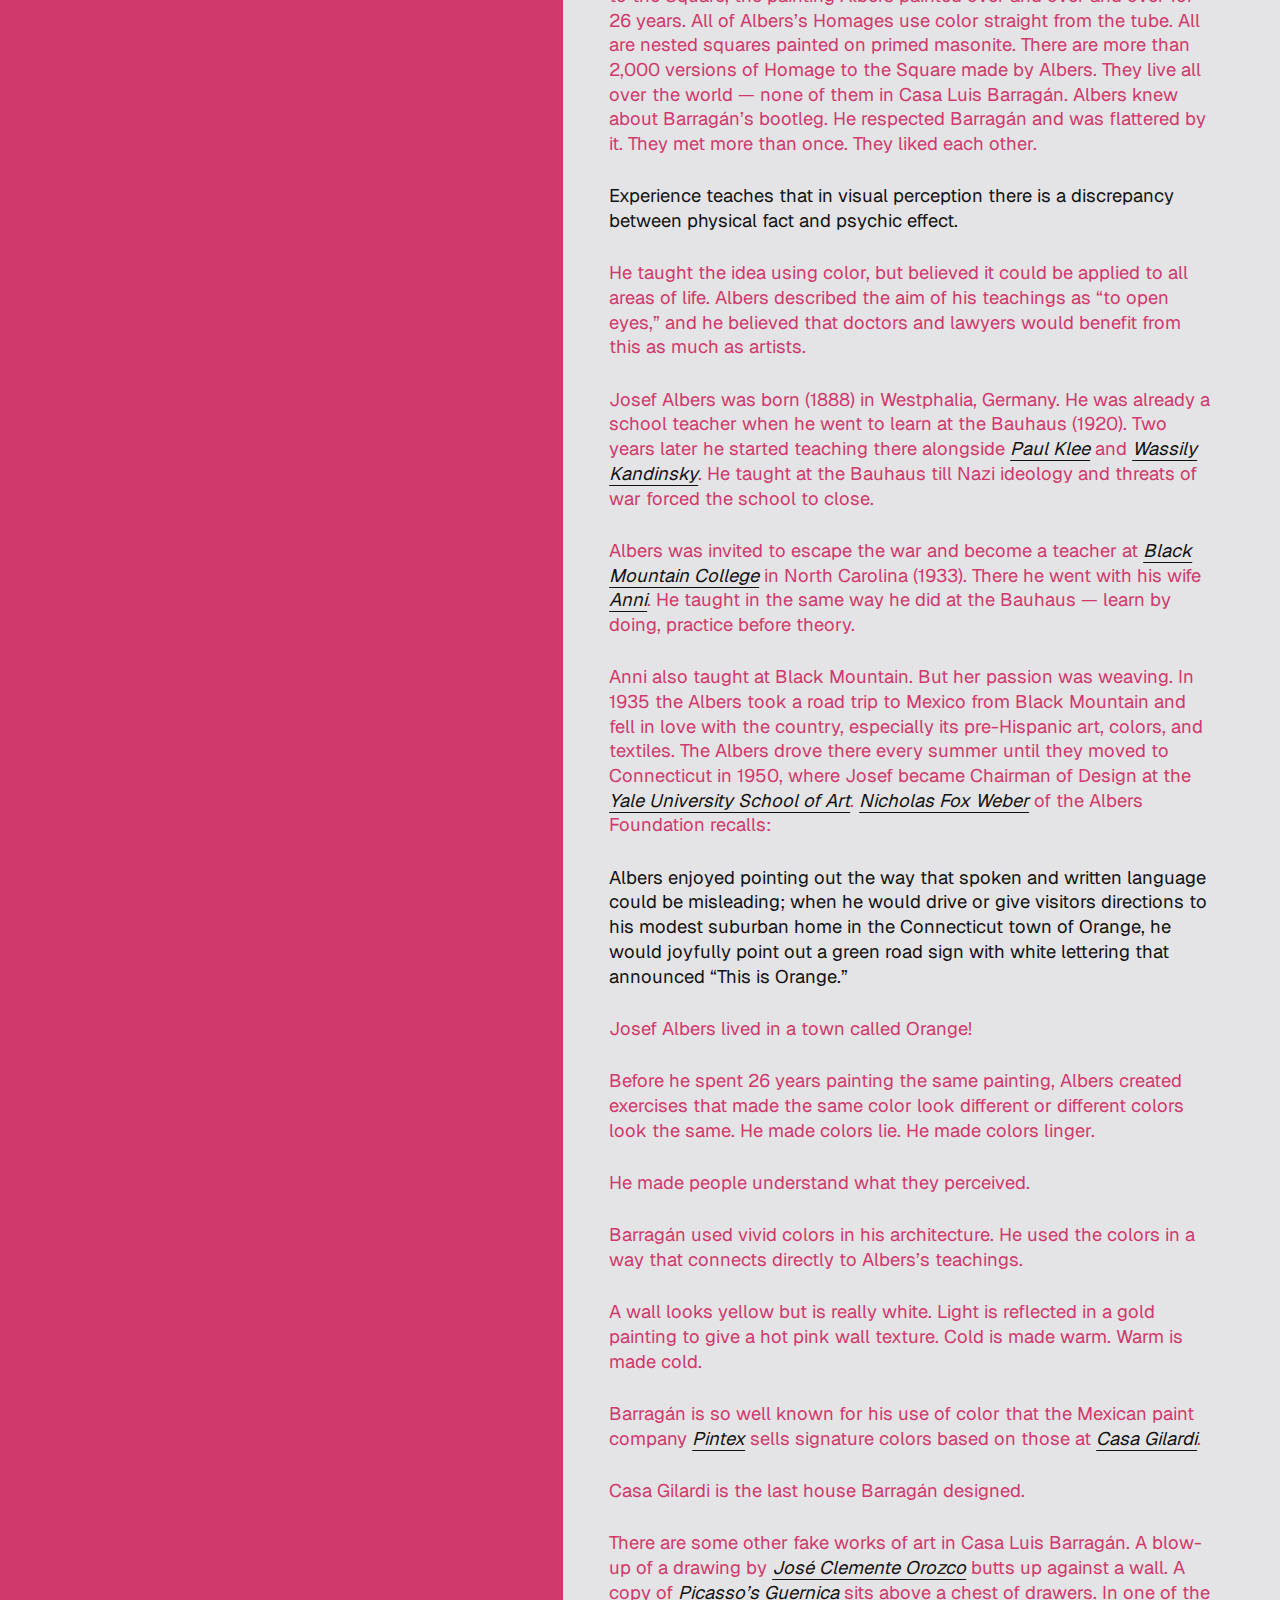
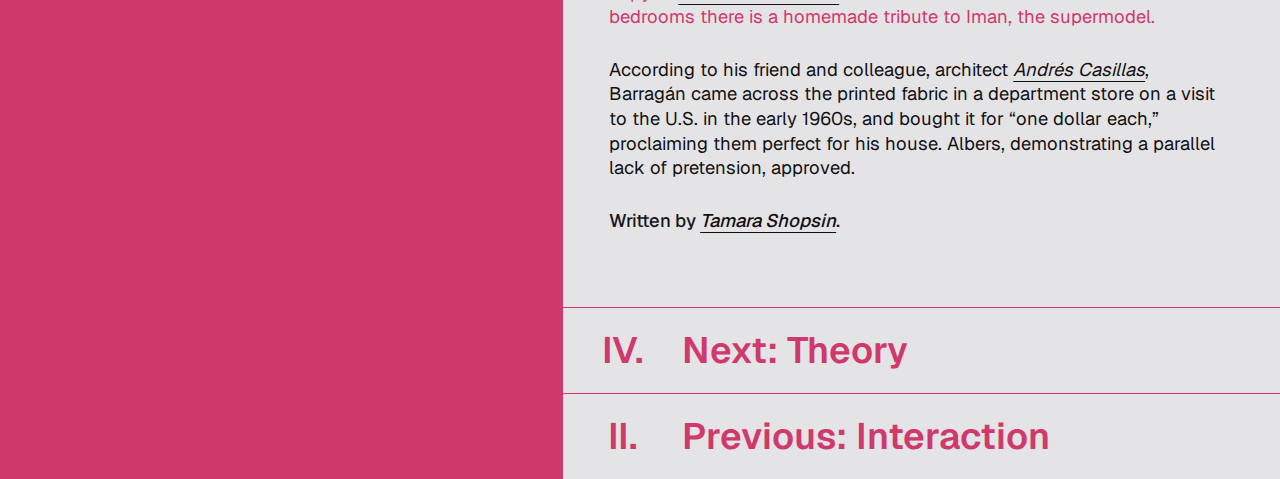
<file: persistance-of-color/homage-to-an-homage-of-an-homage/index.html>
<!doctype html>
<html lang="en">
	<head>
		<meta charset="UTF-8">
		<title>Homage to an Homage of an Homage</title>
		<meta name="viewport" content="width=device-width, initial-scale=1">
		<!-- using CSS layers -->
		<style>
			@import '../reset.css' layer(reset);
			@import '../common.css' layer(common);
			@import 'style.css' layer(page);
		</style>
	</head>
	<body id="top">
		<!-- section 1, cover -->
		<figure>
			<div class="cover">
				<a href="../">
					<img src="../assets/albers-square.jpg" alt="Abstract painting of nested squares in contrasting red tones.">
				</a>
				<figcaption>Josef Albers, Homage to the Square.</figcaption>
			</div>
		</figure>
		<!-- section 2, title -->
		<header>
			<a href="#top">
				<h1>
					<span>Homage to an</span>
					<span>Homage of an</span>
					<span>Homage</span>
				</h1>
			</a>
		</header>
		<!-- section 3, navigation -->
		<nav class="top-nav">
			<ol>
				<li>
					<a href="../">
						<p class="index">I.</p>
						<p class="title">Introduction</p>
						<svg viewBox="0 0 12 12" xmlns="http://www.w3.org/2000/svg">
							<line x1="0" y1="12" x2="12" y2="0" stroke="currentColor"/>
						</svg>
					</a>
				</li>
				<li>
					<a href="../interaction-of-color">
						<p class="index">II.</p>
						<p class="title">Interaction</p>
						<svg viewBox="0 0 12 12" xmlns="http://www.w3.org/2000/svg">
							<line x1="0" y1="12" x2="12" y2="0" stroke="currentColor"/>
						</svg>
					</a>
				</li>
				<li>
					<a href="#homage" id="active-link">
						<p class="index">III.</p>
						<!-- maybe use breakpoints here for longer titles? idk -->
						<p class="title">Homage</p>
						<svg viewBox="0 0 12 12" xmlns="http://www.w3.org/2000/svg">
							<line x1="0" y1="12" x2="12" y2="0" stroke="currentColor"/>
						</svg>
					</a>
				</li>
				<li>
					<a href="../everyday-color-theory">
						<p class="index">IV.</p>
						<p class="title">Theory</p>
						<svg viewBox="0 0 12 12" xmlns="http://www.w3.org/2000/svg">
							<line x1="0" y1="12" x2="12" y2="0" stroke="currentColor"/>
						</svg>
					</a>
				</li>
			</ol>
		</nav>
		<!-- section 4, main content -->
		<main>
			<article id="homage">
				<h2>Perception</h2>
				<p>
					<a href="https://www.barragan-foundation.org">Luis Barragán</a> was an architect from Mexico. He won a <a href="https://www.pritzkerprize.com">Pritzker Prize</a> in 1980. I can vouch for this. I saw the trophy in his house (casa). It looks like a mini <a href="https://www.henry-moore.org/">Henry Moore</a> sculpture.
				</p>
				<p>
					It actually is a mini Henry Moore sculpture. For the first eight years of the Pritzker they used the mini Henry Moore as the Prize’s medal. The current Pritzker Prize looks like a gold-wrapped chocolate coin.
				</p>
				<p>
					Born wealthy in Guadalajara, Mexico, Luis Barragán studied engineering. After graduation, he traveled to Spain and France where he became inspired by the gardens and writings of <a href="https://www.iconichouses.org/specials/les-colombieres/ferdinand-bac">Ferdinand Bac</a>. Bac created Mediterranean fantasies with fountains, arches, and plants that spilled over stone paths. Leaves, not flowers. Bac didn’t dig flowers. After finding Bac, Barragán became an architect and gardener. The first home he built was in Guadalajara (1928). The place was hooked on Bac with arches and weepy greenery.
				</p>
				<p>
					Barragán visited France again in 1935. This time he met <a href="https://www.fondationlecorbusier.fr/">Le Corbusier</a> and saw the arch-free <a href="https://www.villa-savoye.fr">Villa Savoye</a>. When he returned, Barragán moved to Mexico City and built a white boxy modernist apartment building.
				</p>
				<p>
					In Mexico City Barragán began hanging out with the self-taught artist <a href="https://www.esmeralda.edu.mx/chucho-reyes?lang=en">Chucho Reyes</a>, and his work shifted. He found his own path.
				</p>
				<p>
					If I were on the Pritzker’s board, the first thing I would do is bring back the mini Henry Moore trophy and ditch the chocolate coin. This is not going to happen. I am not on the board. I am not an architect. I am not Mexican. Know that from the get-go.
				</p>
				<p>
					<a href="https://casaluisbarragan.org">Casa Luis Barragán</a> is a UNESCO site. It was the architect’s home and studio. There are floating stairs that people are not allowed to climb and windows with shutters that form a cross of light. Gazing balls, pink walls, yellow beams, and more. It sounds like a lot, but if you are there in person it is not. Some rooms feel like monks’ cells.
				</p>
				<p>
					Near the house’s overgrown (on purpose) garden hangs a fake <a href="https://cedarandhyde.com/blogs/journal/luis-barragan-visit-mexico-city">Josef Albers painting</a>.
				</p>
				<div class="divider"></div>
				<h2>Reproduction</h2>
				<p>
					The painting is tan within yellow within yellow. It is a copy of Homage to the Square, the painting Albers painted over and over and over for 26 years. All of Albers’s Homages use color straight from the tube. All are nested squares painted on primed masonite. There are more than 2,000 versions of Homage to the Square made by Albers. They live all over the world — none of them in Casa Luis Barragán. Albers knew about Barragán’s bootleg. He respected Barragán and was flattered by it. They met more than once. They liked each other.
				</p>
				<section>
					<p>
						Experience teaches that in visual perception there is a discrepancy between physical fact and psychic effect.
					</p>
				</section>
				<p>
					He taught the idea using color, but believed it could be applied to all areas of life. Albers described the aim of his teachings as “to open eyes,” and he believed that doctors and lawyers would benefit from this as much as artists.
				</p>
				<p>
					Josef Albers was born (1888) in Westphalia, Germany. He was already a school teacher when he went to learn at the Bauhaus (1920). Two years later he started teaching there alongside <a href="https://www.zpk.org">Paul Klee</a> and <a href="https://www.centrepompidou.fr/en/resources/person/a5rEdR">Wassily Kandinsky</a>. He taught at the Bauhaus till Nazi ideology and threats of war forced the school to close.
				</p>
				<p>
					Albers was invited to escape the war and become a teacher at <a href="https://www.blackmountaincollege.org">Black Mountain College</a> in North Carolina (1933). There he went with his wife <a href="https://www.albersfoundation.org/artists/anni-albers">Anni</a>. He taught in the same way he did at the Bauhaus — learn by doing, practice before theory.
				</p>
				<p>
					Anni also taught at Black Mountain. But her passion was weaving. In 1935 the Albers took a road trip to Mexico from Black Mountain and fell in love with the country, especially its pre-Hispanic art, colors, and textiles. The Albers drove there every summer until they moved to Connecticut in 1950, where Josef became Chairman of Design at the <a href="https://art.yale.edu">Yale University School of Art</a>. <a href="https://www.albersfoundation.org/about/nicholas-fox-weber">Nicholas Fox Weber</a> of the Albers Foundation recalls:
				</p>
				<section>
					<p>
						Albers enjoyed pointing out the way that spoken and written language could be misleading; when he would drive or give visitors directions to his modest suburban home in the Connecticut town of Orange, he would joyfully point out a green road sign with white lettering that announced “This is Orange.”
					</p>
				</section>
				<p>
					Josef Albers lived in a town called Orange!
				</p>
				<p>
					Before he spent 26 years painting the same painting, Albers created exercises that made the same color look different or different colors look the same. He made colors lie. He made colors linger.
				</p>
				<p>
					He made people understand what they perceived.
				</p>
				<p>
					Barragán used vivid colors in his architecture. He used the colors in a way that connects directly to Albers’s teachings.
				</p>
				<p>
					A wall looks yellow but is really white. Light is reflected in a gold painting to give a hot pink wall texture. Cold is made warm. Warm is made cold.
				</p>
				<p>
					Barragán is so well known for his use of color that the Mexican paint company <a href="https://www.pintex.mx">Pintex</a> sells signature colors based on those at <a href="https://casagilardi.org.mx">Casa Gilardi</a>.
				</p>
				<p>
					Casa Gilardi is the last house Barragán designed.
				</p>
				<p>
					There are some other fake works of art in Casa Luis Barragán. A blow-up of a drawing by <a href="https://www.nga.gov/artists/5136-jose-clemente-orozco">José Clemente Orozco</a> butts up against a wall. A copy of <a href="https://www.museoreinasofia.es/en/collection/artwork/guernica">Picasso’s Guernica</a> sits above a chest of drawers. In one of the bedrooms there is a homemade tribute to Iman, the supermodel.
				</p>
				<section>
					<p>
						According to his friend and colleague, architect <a href="https://archeyes.com/tag/andres-casillas/">Andrés Casillas</a>, Barragán came across the printed fabric in a department store on a visit to the U.S. in the early 1960s, and bought it for “one dollar each,” proclaiming them perfect for his house. Albers, demonstrating a parallel lack of pretension, approved.
					</p>
				</section>
				<p id="author">Written by <a href="https://tamarashopsin.com">Tamara Shopsin</a>.</p>
			</article>
		</main>
		<nav class="bottom-nav">
			<ol>
				<li>
					<a href="../everyday-color-theory">
						<p class="index">IV.</p>
						<p class="title">Next: Theory</p>
						<svg viewBox="0 0 12 12" xmlns="http://www.w3.org/2000/svg">
							<line x1="0" y1="12" x2="12" y2="0" stroke="currentColor"/>
						</svg>
					</a>
				</li>
				<li>
					<a href="../interaction-of-color">
						<p class="index">II.</p>
						<p class="title">Previous: Interaction</p>
						<svg viewBox="0 0 12 12" xmlns="http://www.w3.org/2000/svg">
							<line x1="0" y1="12" x2="12" y2="0" stroke="currentColor"/>
						</svg>
					</a>
				</li>
			</ol>
		</nav>
	</body>
</html>
</file>
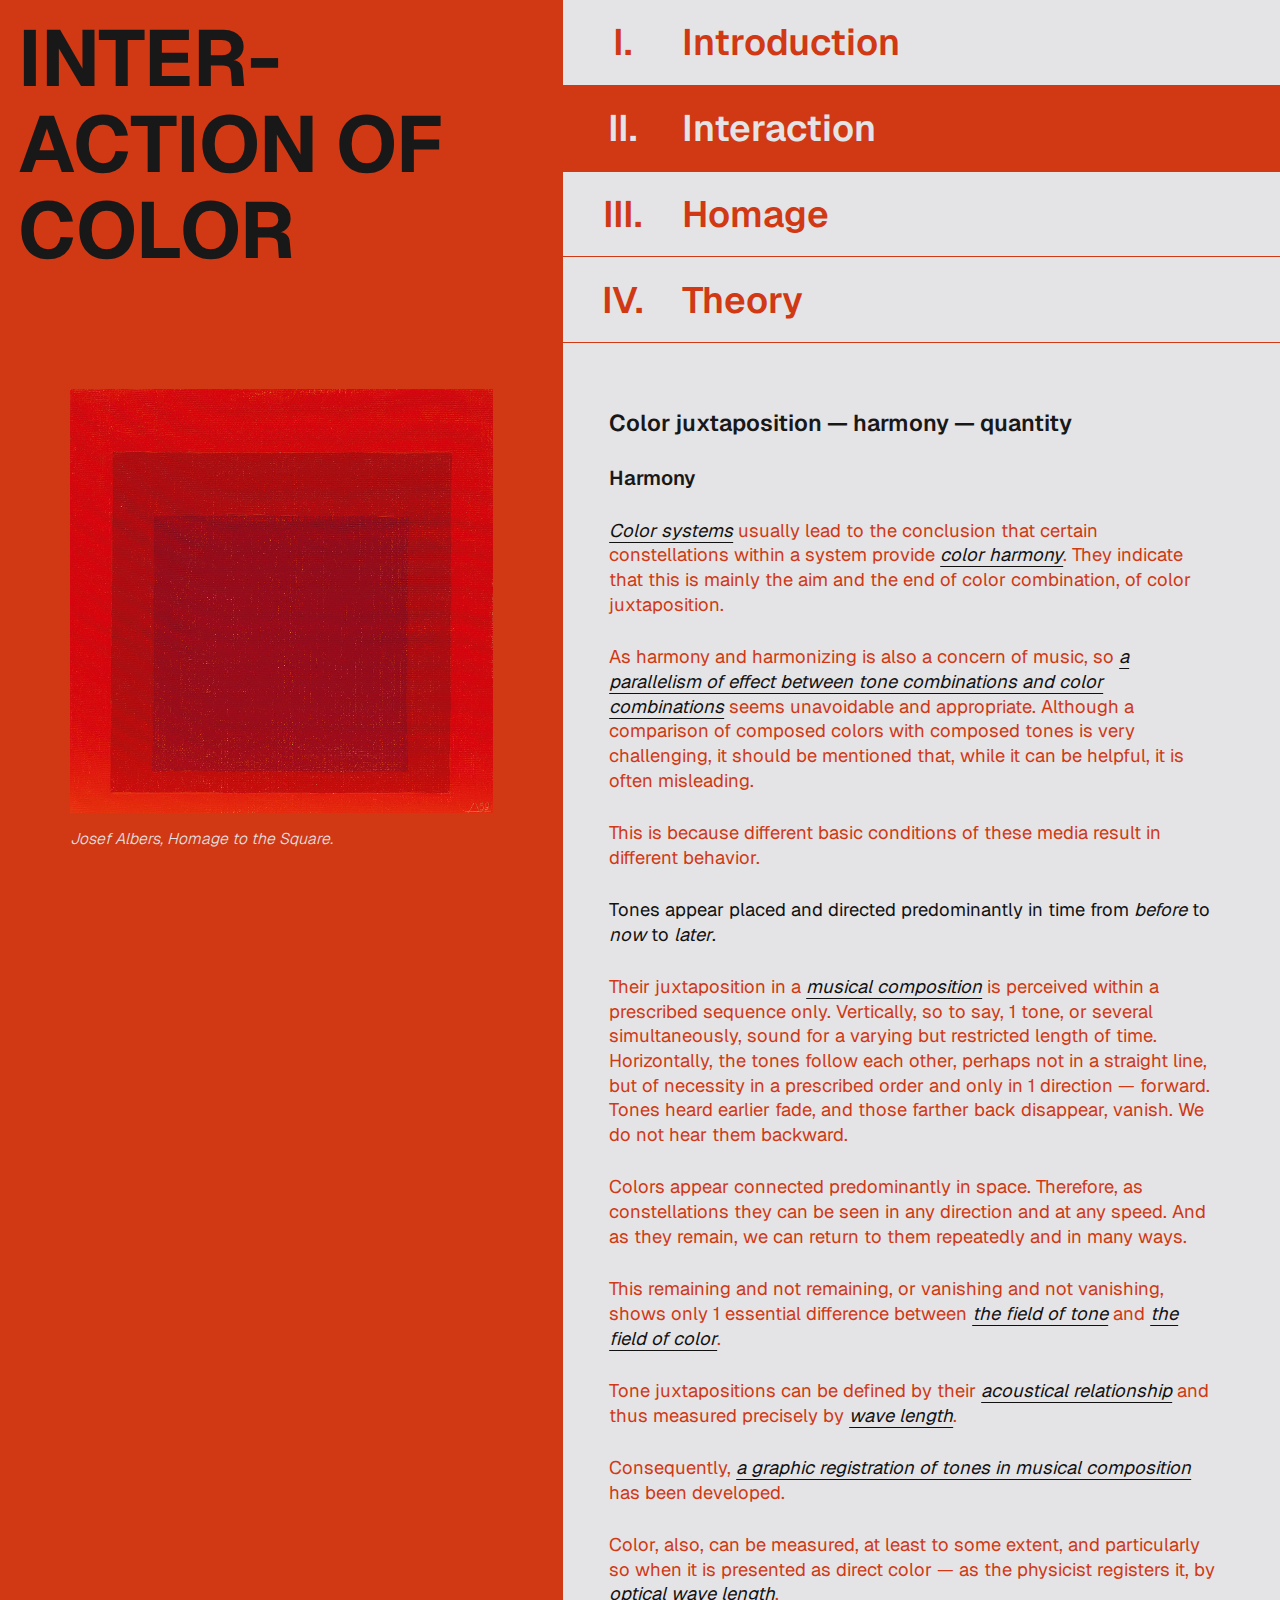
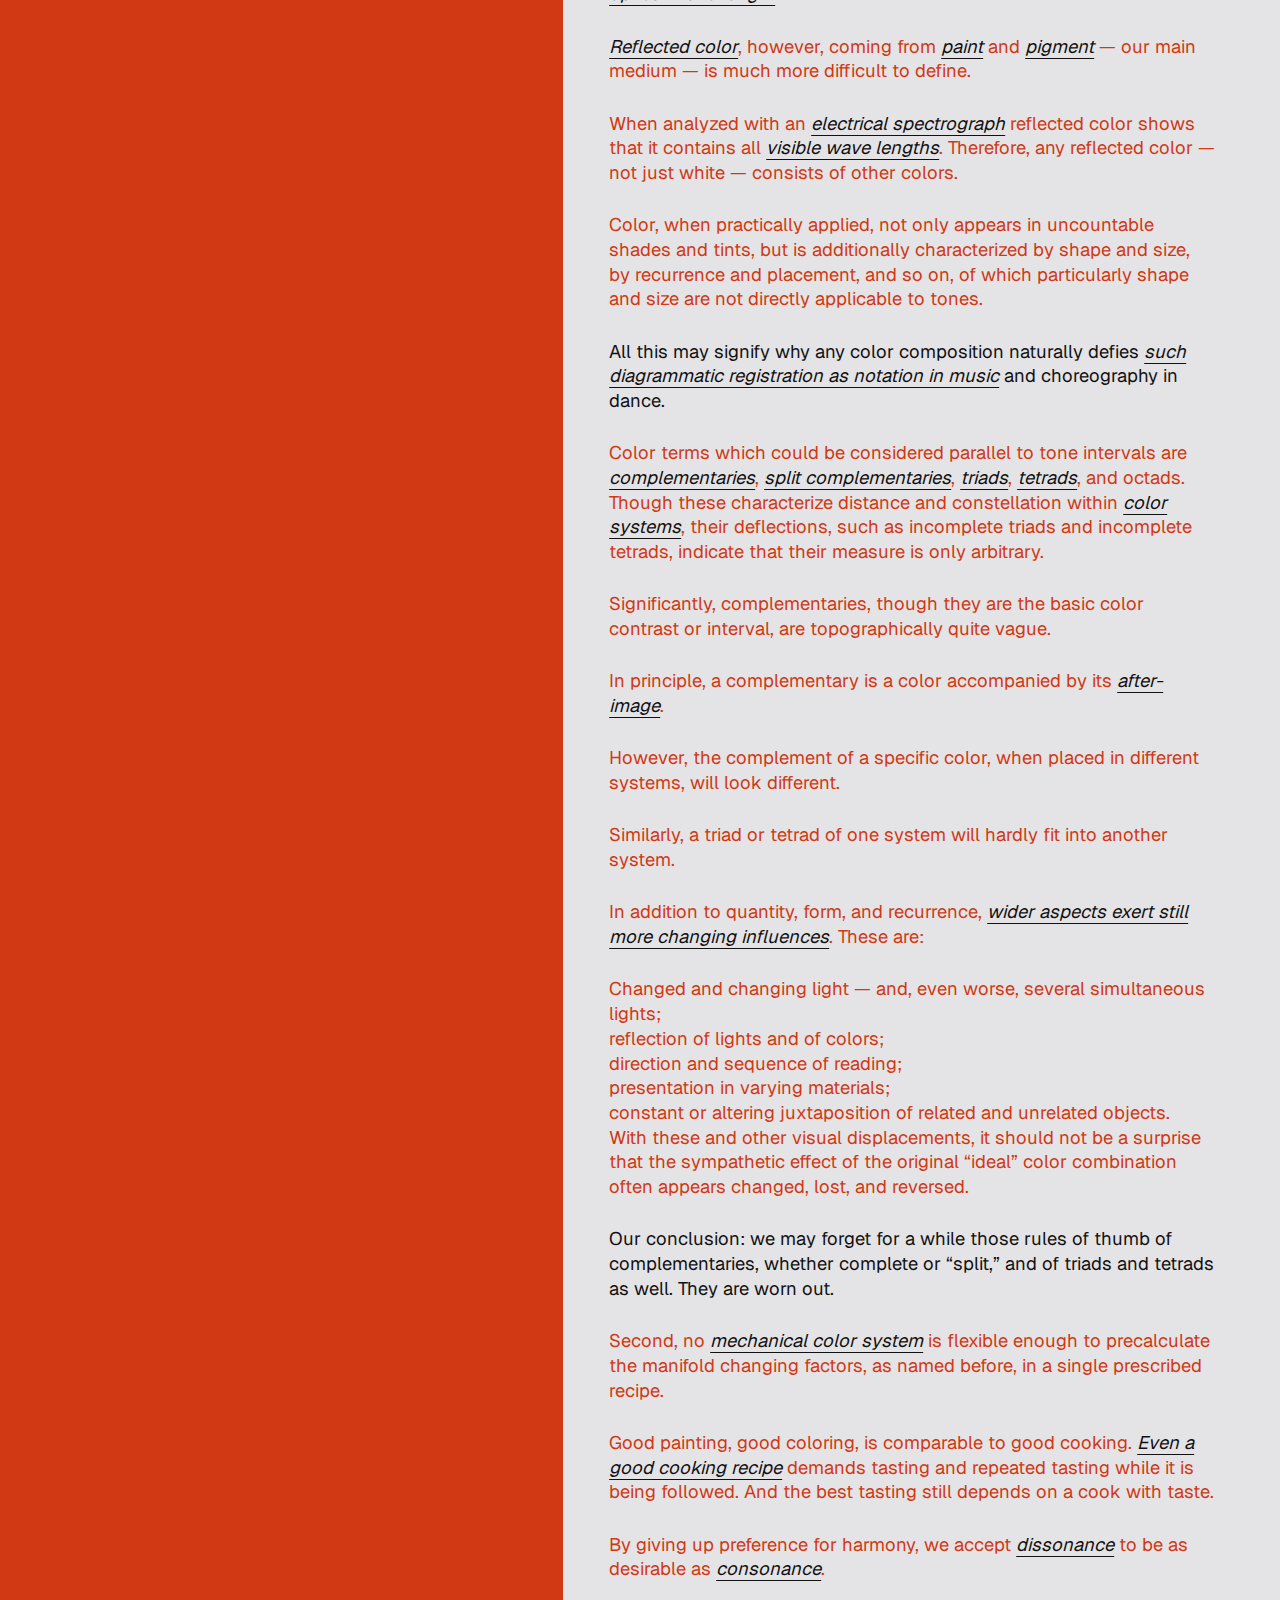
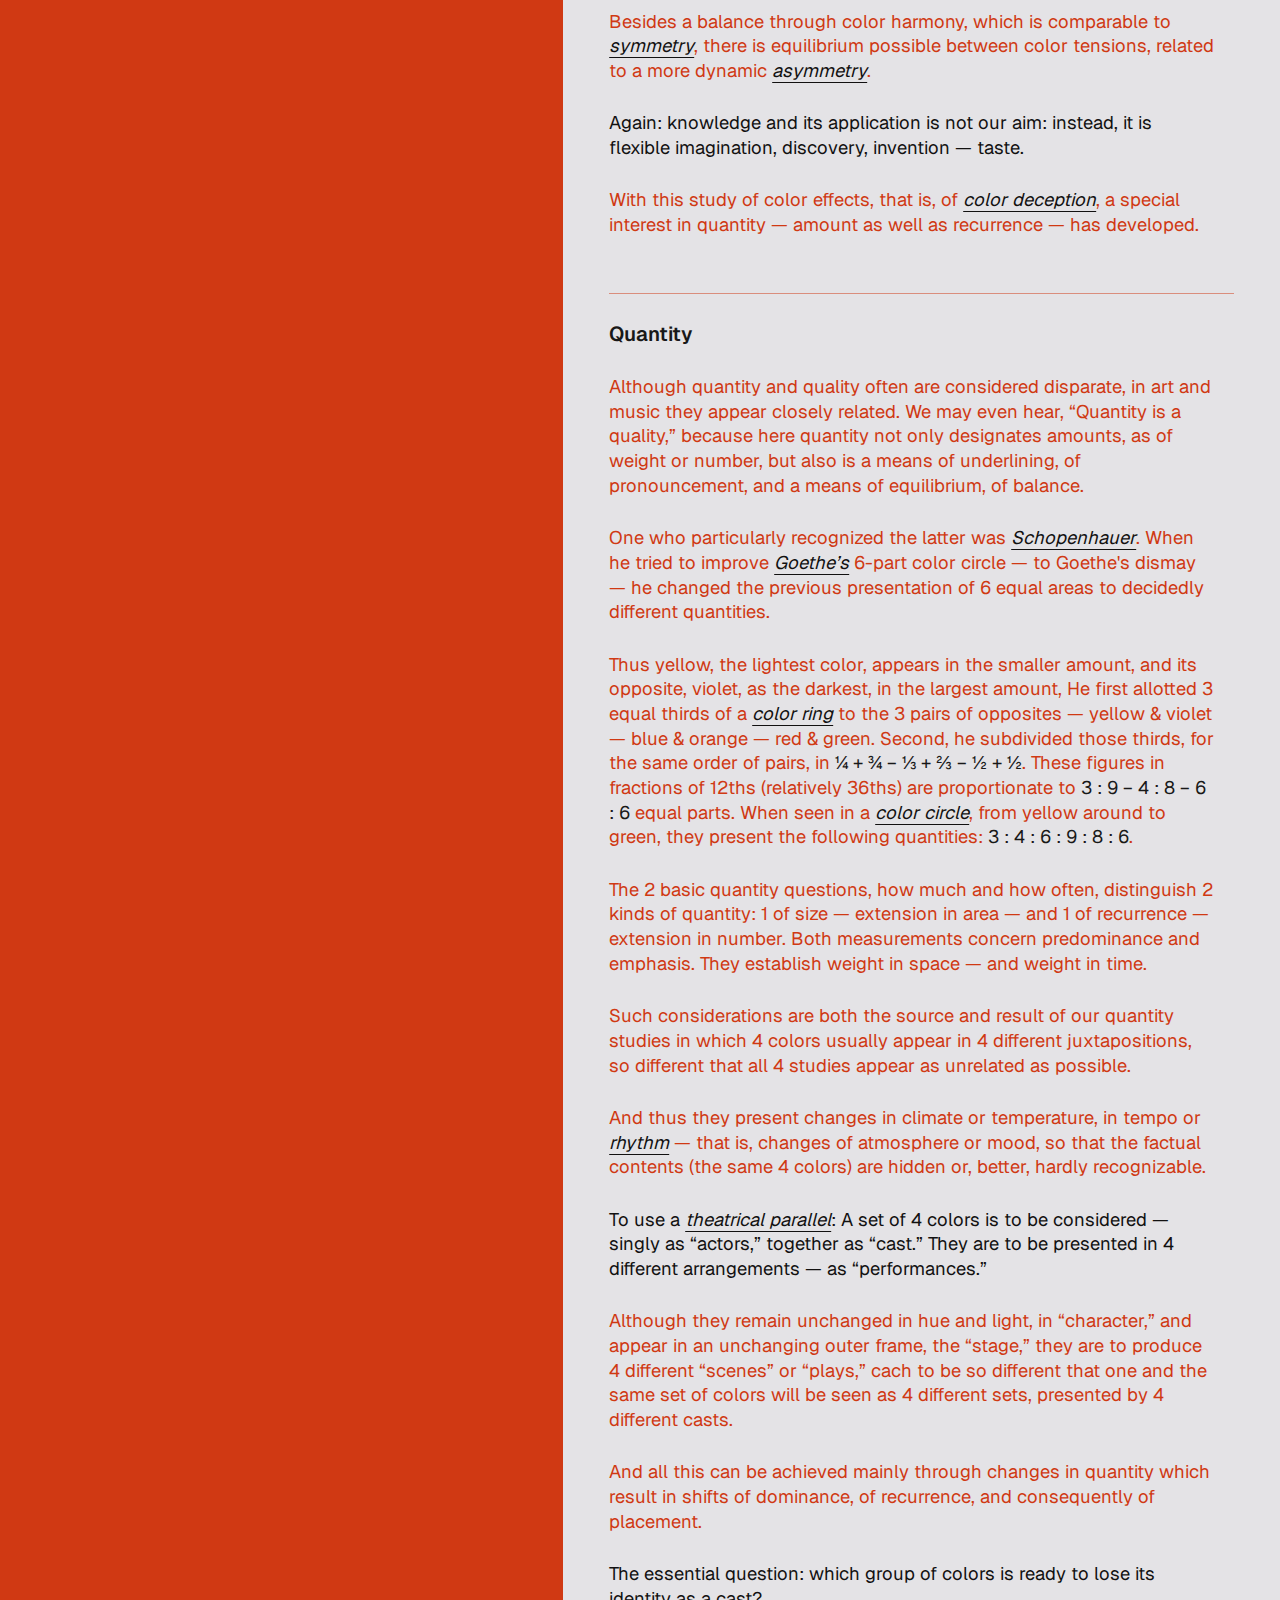
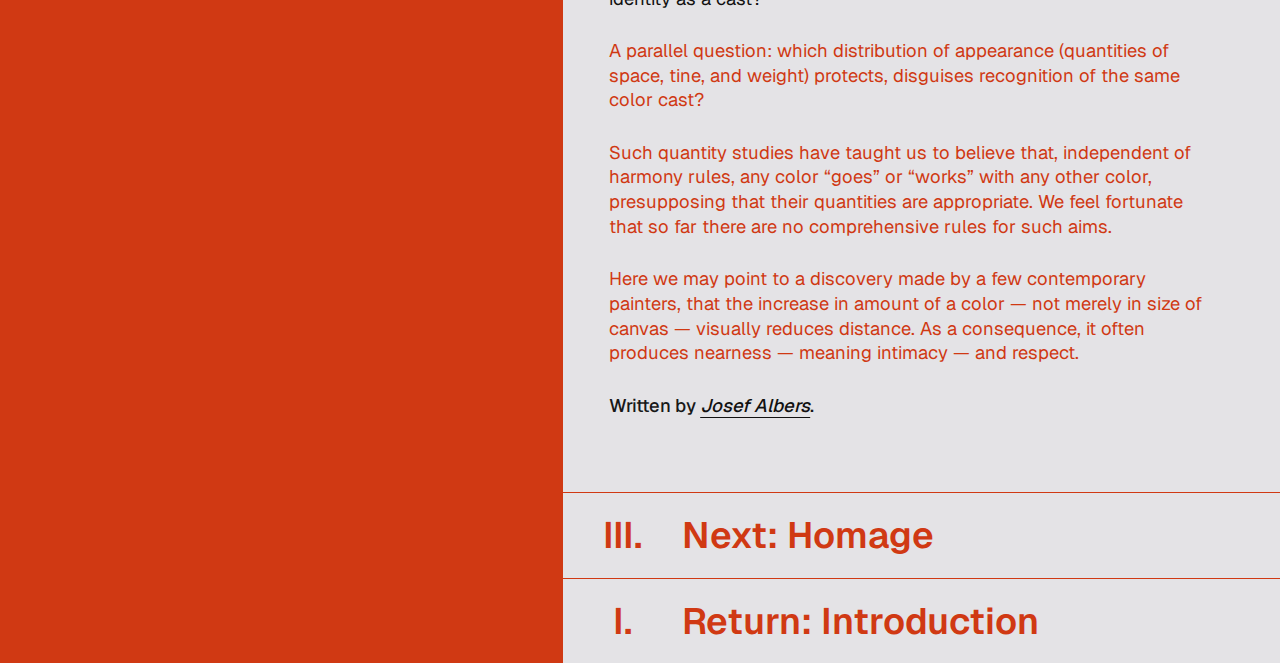
<file: persistance-of-color/interaction-of-color/index.html>
<!doctype html>
<html lang="en">
	<head>
		<meta charset="UTF-8">
		<title>Interaction of Color</title>
		<meta name="viewport" content="width=device-width, initial-scale=1">
		<!-- using CSS layers -->
		<style>
			@import '../reset.css' layer(reset);
			@import '../common.css' layer(common);
			@import 'style.css' layer(page);
		</style>
	</head>
	<body id="top">
		<!-- section 1, cover -->
		<figure>
			<div class="cover">
				<a href="../">
					<img src="../assets/albers-square.jpg" alt="Abstract painting of nested squares in contrasting red tones.">
				</a>
				<figcaption>Josef Albers, Homage to the Square.</figcaption>
			</div>
		</figure>
		<!-- section 2, title -->
		<header>
			<a href="#top">
				<h1>
					<!-- using &shy; to hyphenate word, from mdn: https://developer.mozilla.org/en-US/docs/Web/CSS/Reference/Properties/hyphens -->
					<span>Inter&shy;action</span>
					<span>of</span>
					<span>Color</span>
				</h1>
			</a>
		</header>
		<!-- section 3, navigation -->
		<nav class="top-nav">
			<ol>
				<li>
					<a href="../">
						<p class="index">I.</p>
						<p class="title">Introduction</p>
						<svg viewBox="0 0 12 12" xmlns="http://www.w3.org/2000/svg">
							<line x1="0" y1="12" x2="12" y2="0" stroke="currentColor"/>
						</svg>
					</a>
				</li>
				<li>
					<a href="#interaction-of-color" id="active-link">
						<p class="index">II.</p>
						<p class="title">Interaction</p>
						<svg viewBox="0 0 12 12" xmlns="http://www.w3.org/2000/svg">
							<line x1="0" y1="12" x2="12" y2="0" stroke="currentColor"/>
						</svg>
					</a>
				</li>
				<li>
					<a href="../homage-to-an-homage-of-an-homage">
						<p class="index">III.</p>
						<!-- maybe use breakpoints here for longer titles? idk -->
						<p class="title">Homage</p>
						<svg viewBox="0 0 12 12" xmlns="http://www.w3.org/2000/svg">
							<line x1="0" y1="12" x2="12" y2="0" stroke="currentColor"/>
						</svg>
					</a>
				</li>
				<li>
					<a href="../everyday-color-theory">
						<p class="index">IV.</p>
						<p class="title">Theory</p>
						<svg viewBox="0 0 12 12" xmlns="http://www.w3.org/2000/svg">
							<line x1="0" y1="12" x2="12" y2="0" stroke="currentColor"/>
						</svg>
					</a>
				</li>
			</ol>
		</nav>
		<!-- section 4, main content -->
		<main>
			<article id="interaction-of-color">
				<h2>Color juxtaposition — harmony — quantity</h2>
				<h3>Harmony</h3>
				<p>
					<a href="https://en.wikipedia.org/wiki/Color_space">Color systems</a> usually lead to the conclusion
					that certain constellations within a system provide <a href="https://en.wikipedia.org/wiki/Color_harmony">color harmony</a>.
					They indicate that this is mainly the aim and the end
					of color combination, of color juxtaposition.
				</p>
				<p>
					As harmony and harmonizing is also a concern of music, so
					<a href="https://en.wikipedia.org/wiki/Synesthesia#Chromesthesia">a parallelism of effect between tone combinations and color combinations</a>
					seems unavoidable and appropriate. Although
					a comparison of composed colors with composed tones is very challenging,
					it should be mentioned that, while it can be helpful,
					it is often misleading.
				</p>
				<p>
					This is because different basic conditions of these media result in
					different behavior.
				</p>
				<section>
					<p>
						Tones appear placed and directed predominantly in time from <em>before</em>
						to <em>now</em> to <em>later</em>.
					</p>
				</section>
				<p>
					Their juxtaposition in a <a href="https://en.wikipedia.org/wiki/Musical_composition">musical composition</a> is perceived
					within a prescribed sequence only. Vertically, so to say,
					1 tone, or several simultaneously,
					sound for a varying but restricted length of time.
					Horizontally, the tones follow each other,
					perhaps not in a straight line, but of necessity in a prescribed order
					and only in 1 direction — forward.
					Tones heard earlier fade, and those farther back disappear, vanish.
					We do not hear them backward.
				</p>
				<p>
					Colors appear connected predominantly in space. Therefore,
					as constellations they can be seen in any direction and
					at any speed. And as they remain, we can return to them repeatedly
					and in many ways.
				</p>
				<p>
					This remaining and not remaining, or vanishing and not vanishing,
					shows only 1 essential difference between <a href="https://en.wikipedia.org/wiki/Sound">the field of tone</a>
					and <a href="https://en.wikipedia.org/wiki/Color_theory">the field of color</a>.
				</p>
				<p>
					Tone juxtapositions can be defined by their <a href="https://en.wikipedia.org/wiki/Acoustics">acoustical relationship</a>
					and thus measured precisely by <a href="https://en.wikipedia.org/wiki/Wavelength">wave length</a>.
				</p>
				<p>
					Consequently, <a href="https://en.wikipedia.org/wiki/Musical_notation">a graphic registration of tones in musical composition</a>
					has been developed.
				</p>
				<p>
					Color, also, can be measured, at least to some extent,
					and particularly so when it is presented as direct color —
					as the physicist registers it, by <a href="https://en.wikipedia.org/wiki/Visible_spectrum">optical wave length</a>.
				</p>
				<p>
					<a href="https://en.wikipedia.org/wiki/Reflected_light">Reflected color</a>, however, coming from <a href="https://en.wikipedia.org/wiki/Paint">paint</a> and <a href="https://en.wikipedia.org/wiki/Pigment">pigment</a>
					— our main medium — is much more difficult to define.
				</p>
				<p>
					When analyzed with an <a href="https://en.wikipedia.org/wiki/Spectrograph">electrical spectrograph</a>
					reflected color shows that it contains all <a href="https://en.wikipedia.org/wiki/Visible_spectrum">visible wave lengths</a>.
					Therefore, any reflected color — not just white —
					consists of other colors.
				</p>
				<p>
					Color, when practically applied, not only appears in uncountable
					shades and tints, but is additionally characterized
					by shape and size, by recurrence and placement, and so on, of which
					particularly shape and size are not directly applicable
					to tones.
				</p>
				<section>
					<p>
						All this may signify why any color composition naturally defies
						<a href="https://en.wikipedia.org/wiki/Musical_notation">such diagrammatic registration as notation in music</a>
						and choreography in dance.
					</p>
				</section>
				<p>
					Color terms which could be considered parallel to tone intervals
					are <a href="https://en.wikipedia.org/wiki/Complementary_colors">complementaries</a>, <a href="https://en.wikipedia.org/wiki/Color_scheme#Split-complementary">split complementaries</a>, <a href="https://en.wikipedia.org/wiki/Triad_(color_theory)">triads</a>, <a href="https://en.wikipedia.org/wiki/Tetradic_colors">tetrads</a>, and octads.
					Though these characterize distance and constellation within <a href="https://en.wikipedia.org/wiki/Color_scheme">color systems</a>,
					their deflections, such as incomplete triads and incomplete tetrads,
					indicate that their measure is only arbitrary.
				</p>
				<p>
					Significantly, complementaries, though they are the basic color contrast
					or interval, are topographically quite vague.
				</p>
				<p>
					In principle, a complementary is a color accompanied by its <a href="https://en.wikipedia.org/wiki/Afterimage">after-image</a>.
				</p>
				<p>
					However, the complement of a specific color, when placed
					in different systems, will look different.
				</p>
				<p>
					Similarly, a triad or tetrad of one system will hardly fit
					into another system.
				</p>
				<p>
					In addition to quantity, form, and recurrence,
					<a href="https://en.wikipedia.org/wiki/Color_theory#Color_context">wider aspects exert still more changing influences</a>.
					These are:
				</p>
				<ul>
					<li>Changed and changing light — and, even worse, several simultaneous lights;</li>
					<li>reflection of lights and of colors;</li>
					<li>direction and sequence of reading;</li>
					<li>presentation in varying materials;</li>
					<li>constant or altering juxtaposition of related and unrelated objects.</li>
				</ul>
				<p>
					With these and other visual displacements, it should not be a surprise
					that the sympathetic effect of the original “ideal” color combination
					often appears changed, lost, and reversed.
				</p>
				<section>
					<p>
						Our conclusion: we may forget for a while those rules of thumb
						of complementaries, whether complete or “split,” and of triads and
						tetrads as well.
						They are worn out.
					</p>
				</section>
				<p>
					Second, no <a href="https://en.wikipedia.org/wiki/Color_model">mechanical color system</a> is flexible enough
					to precalculate the manifold changing factors, as named before,
					in a single prescribed recipe.
				</p>
				<p>
					Good painting, good coloring, is comparable to good cooking.
					<a href="https://en.wikipedia.org/wiki/Recipe">Even a good cooking recipe</a> demands tasting and repeated tasting
					while it is being followed.
					And the best tasting still depends on a cook with taste.
				</p>
				<p>
					By giving up preference for harmony,
					we accept <a href="https://en.wikipedia.org/wiki/Dissonance">dissonance</a> to be as desirable as <a href="https://en.wikipedia.org/wiki/Consonance">consonance</a>.
				</p>
				<p>
					Besides a balance through color harmony, which is comparable
					to <a href="https://en.wikipedia.org/wiki/Symmetry">symmetry</a>, there is equilibrium possible between
					color tensions, related to a more dynamic <a href="https://en.wikipedia.org/wiki/Asymmetry">asymmetry</a>.
				</p>
				<section>
					<p>
						Again: knowledge and its application is not our aim:
						instead, it is flexible imagination, discovery, invention — taste.
					</p>
				</section>
				<p>
					With this study of color effects, that is, of <a href="https://en.wikipedia.org/wiki/Optical_illusion">color deception</a>,
					a special interest in quantity — amount as well as recurrence —
					has developed.
				</p>
				<div class="divider">
				</div>
				<h3>Quantity</h3>
				<p>
					Although quantity and quality often are considered disparate, in art and
					music they appear closely related. We may even hear, “Quantity
					is a quality,” because here quantity not only designates amounts,
					as of weight or number, but also is a means of underlining,
					of pronouncement, and a means of equilibrium, of balance.
				</p>
				<p>
					One who particularly recognized the latter was <a href="https://en.wikipedia.org/wiki/Arthur_Schopenhauer">Schopenhauer</a>.
					When he tried to improve <a href="https://en.wikipedia.org/wiki/Johann_Wolfgang_von_Goethe">Goethe’s</a> 6-part color circle — to Goethe's dismay —
					he changed the previous presentation of 6 equal areas to decidedly
					different quantities.
				</p>
				<p>
					Thus yellow, the lightest color, appears in the smaller amount,
					and its opposite, violet, as the darkest, in the largest amount,
					He first allotted 3 equal thirds of a <a href="https://en.wikipedia.org/wiki/Color_wheel">color ring</a> to the 3 pairs
					of opposites — yellow & violet — blue & orange — red & green.
					Second, he subdivided those thirds, for the same order of pairs,
					in <em class="numbers">¼ + ¾ − ⅓ + ⅔ − ½ + ½</em>. These figures
					in fractions of 12ths (relatively 36ths) are proportionate to
					<!-- i'm not sure if these colons from the text 
					are supposed to be a division sign (÷)
					or if the author meant it as "such that" (:) -->
					<em class="numbers">3 : 9 − 4 : 8 − 6 : 6</em> equal parts.
					When seen in a <a href="https://en.wikipedia.org/wiki/Color_wheel">color circle</a>, from yellow around to green, they present
					the following quantities: <em class="numbers">3 : 4 : 6 : 9 : 8 : 6</em>.
				</p>
				<p>
					The 2 basic quantity questions, how much and how often,
					distinguish 2 kinds of quantity:
					1 of size — extension in area — and
					1 of recurrence — extension in number.
					Both measurements concern predominance and emphasis.
					They establish weight in space — and weight in time.
				</p>
				<p>
					Such considerations are both the source and result of our quantity studies
					in which 4 colors usually appear in 4 different juxtapositions,
					so different that all 4 studies appear as unrelated as possible.
				</p>
				<p>
					And thus they present changes in climate or temperature,
					in tempo or <a href="https://en.wikipedia.org/wiki/Rhythm">rhythm</a> — that is, changes of atmosphere or mood,
					so that the factual contents (the same 4 colors) are hidden or, better,
					hardly recognizable.
				</p>
				<section>
					<p>
						To use a <a href="https://en.wikipedia.org/wiki/Theatre">theatrical parallel</a>:
						A set of 4 colors is to be considered — singly as “actors,”
						together as “cast.” They are to be presented in 4 different
						arrangements — as “performances.”
					</p>
				</section>
				<p>
					Although they remain unchanged in hue and light, in “character,”
					and appear in an unchanging outer frame, the “stage,”
					they are to produce 4 different “scenes” or “plays,”
					cach to be so different that one and the same set of colors will be seen as
					4 different sets, presented by 4 different casts.
				</p>
				<p>
					And all this can be achieved mainly through changes in quantity
					which result in shifts of dominance, of recurrence, and consequently
					of placement.
				</p>
				<section>
				<p>
					The essential question: which group of colors is ready to lose
					its identity as a cast?
				</p>
				</section>
				<p>
					A parallel question: which distribution of appearance
					(quantities of space, tine, and weight) protects, disguises
					recognition of the same color cast?
				</p>
				<p>
					Such quantity studies have taught us to believe that, independent
					of harmony rules, any color “goes” or “works” with any other color,
					presupposing that their quantities are appropriate.
					We feel fortunate that so far there are no comprehensive rules
					for such aims.
				</p>
				<p>
					Here we may point to a discovery made by a few contemporary painters,
					that the increase in amount of a color — not merely in size of canvas —
					visually reduces distance. As a consequence, it often produces nearness —
					meaning intimacy — and respect.
				</p>
				<p id="author">Written by <a href="https://en.wikipedia.org/wiki/Josef_Albers">Josef Albers</a>.</p>
			</article>
		</main>
		<nav class="bottom-nav">
			<ol>
				<li>
					<a href="../homage-to-an-homage-of-an-homage">
						<p class="index">III.</p>
						<p class="title">Next: Homage</p>
						<svg viewBox="0 0 12 12" xmlns="http://www.w3.org/2000/svg">
							<line x1="0" y1="12" x2="12" y2="0" stroke="currentColor"/>
						</svg>
					</a>
				</li>
				<li>
					<a href="../">
						<p class="index">I.</p>
						<p class="title">Return: Introduction</p>
						<svg viewBox="0 0 12 12" xmlns="http://www.w3.org/2000/svg">
							<line x1="0" y1="12" x2="12" y2="0" stroke="currentColor"/>
						</svg>
					</a>
				</li>
			</ol>
		</nav>
	</body>
</html>
</file>
